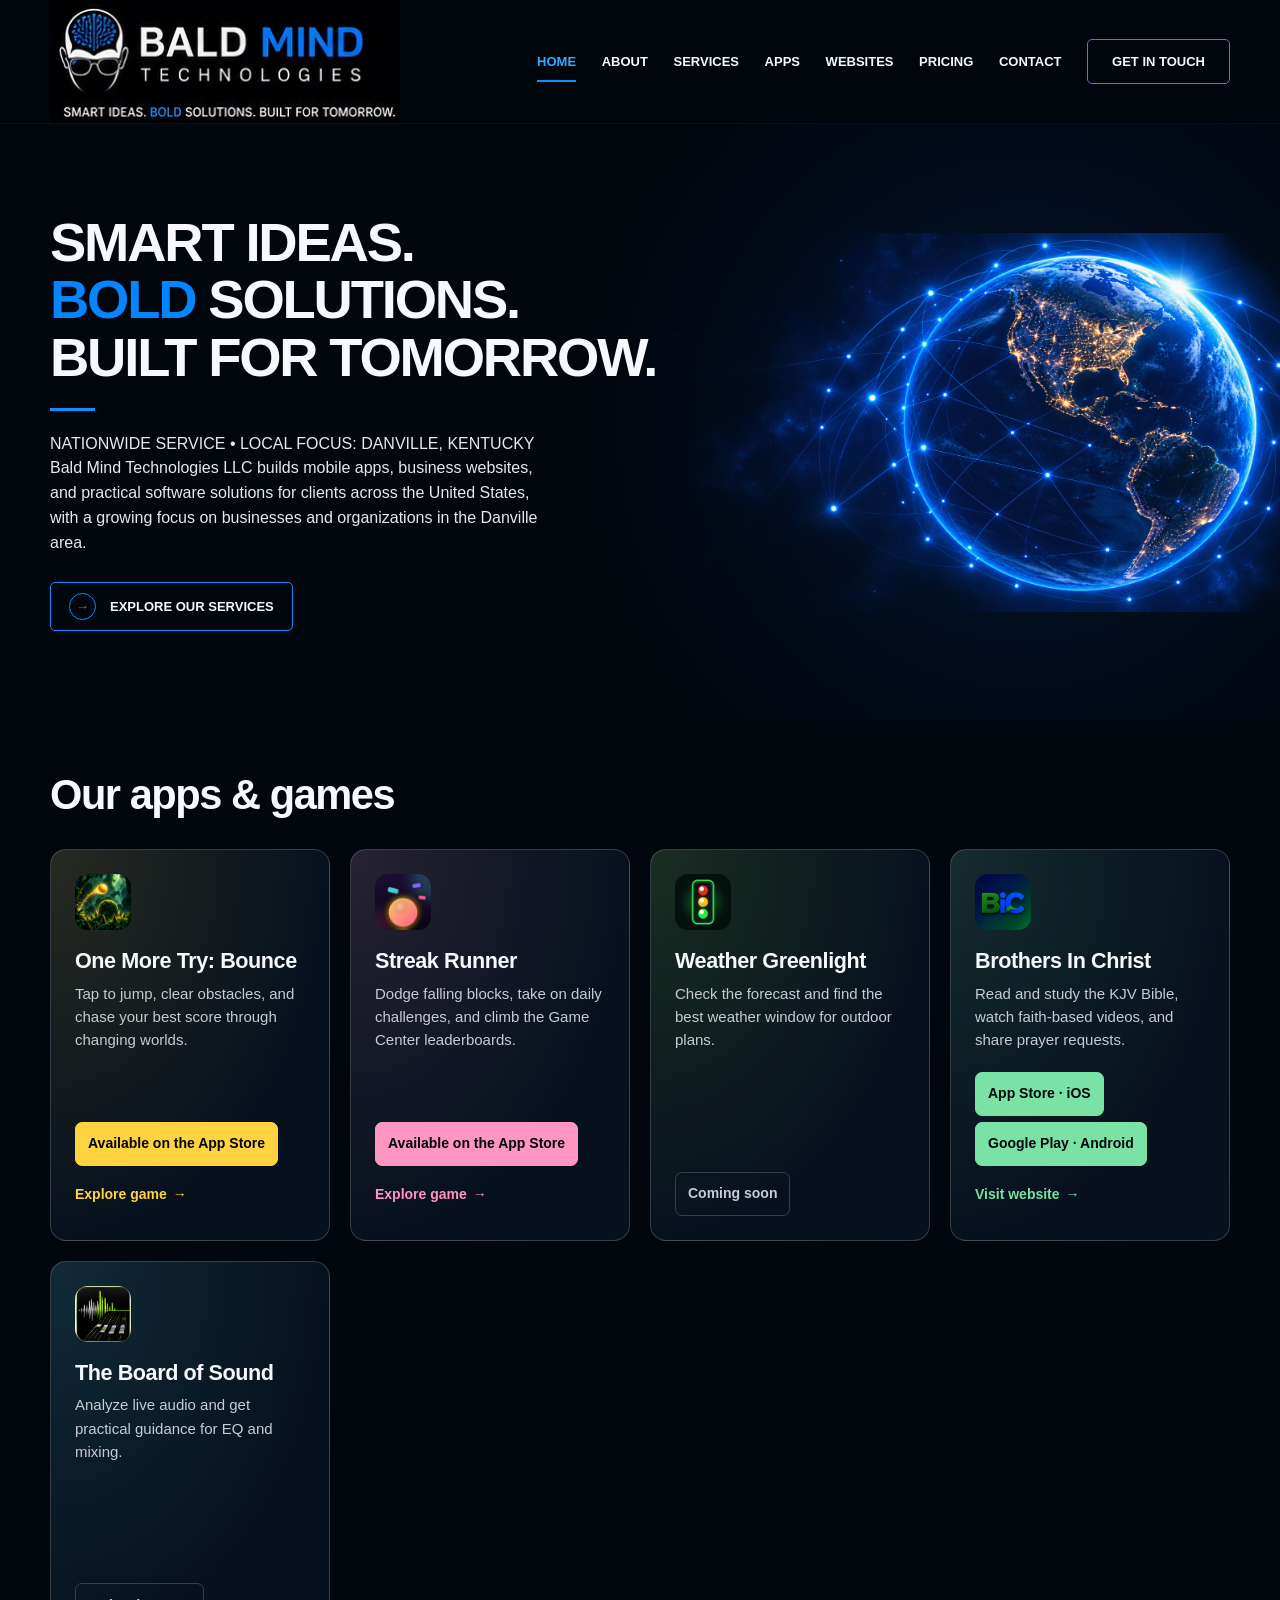
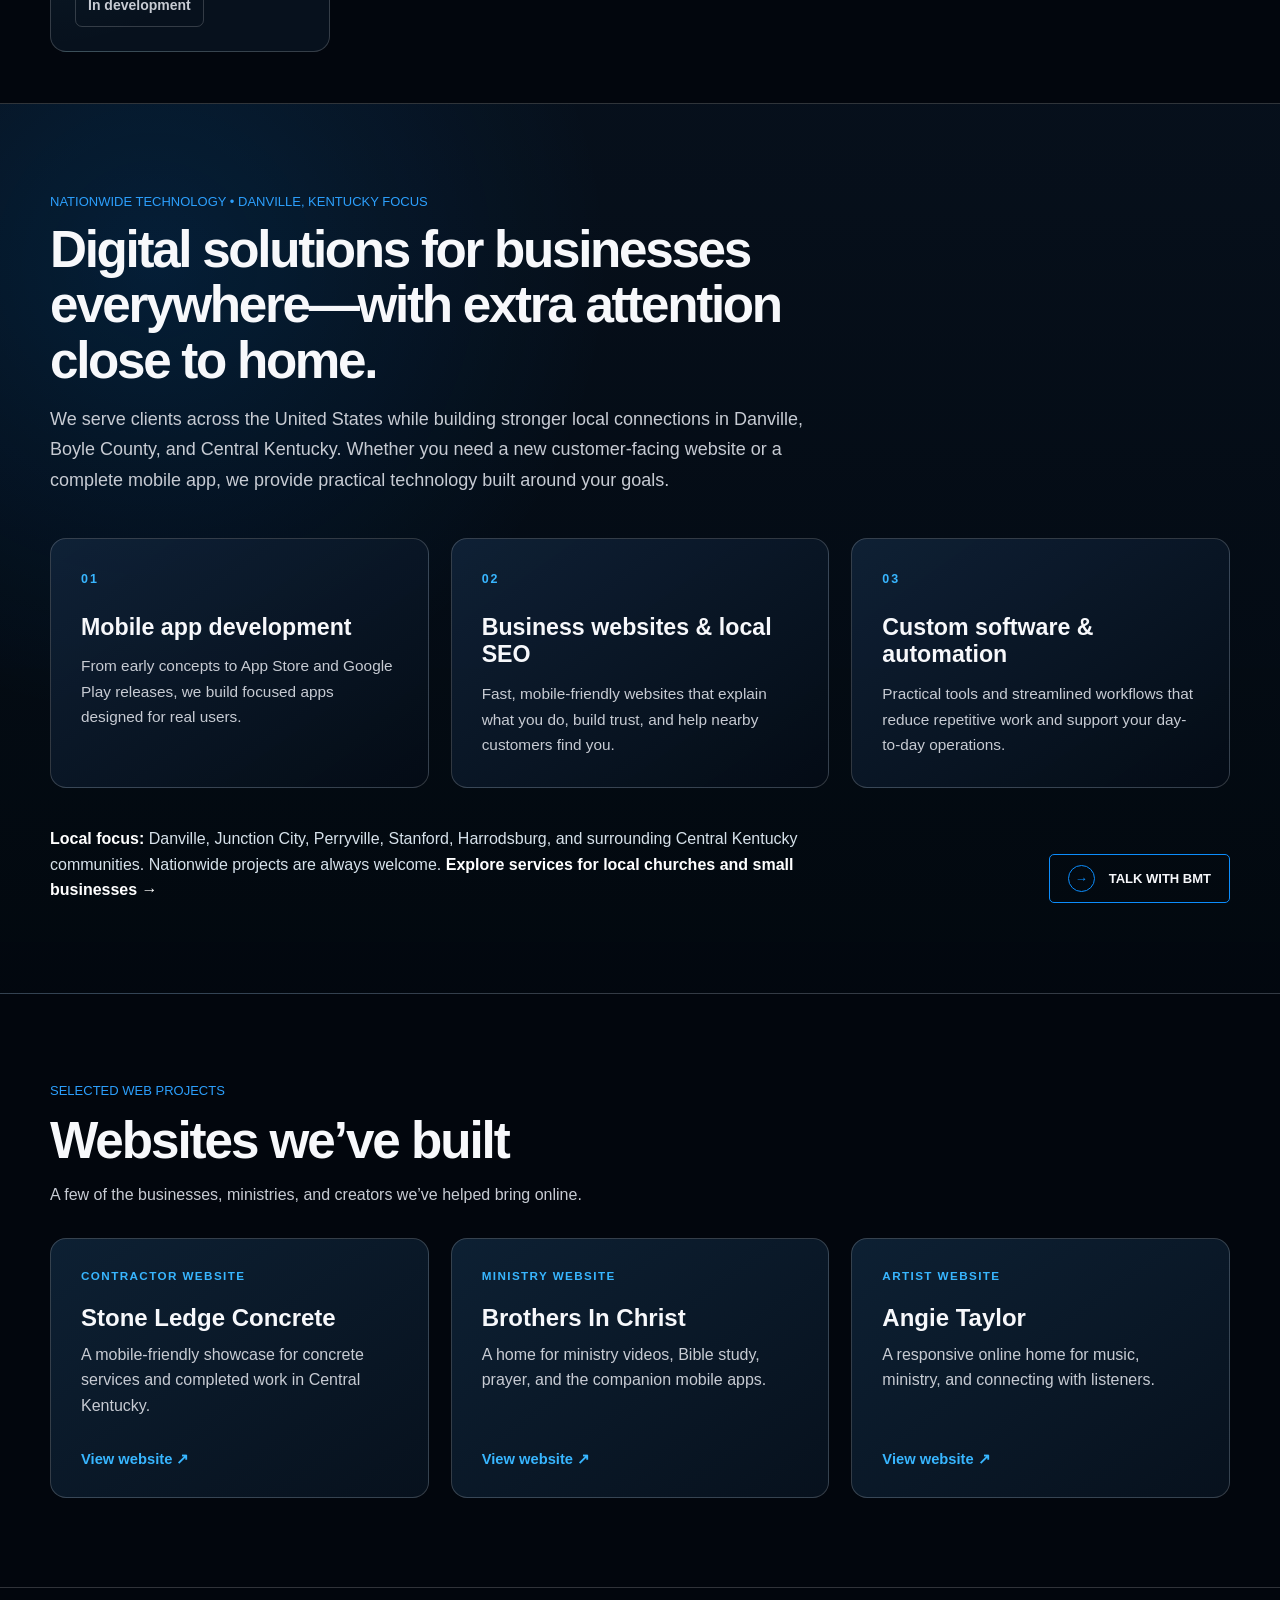
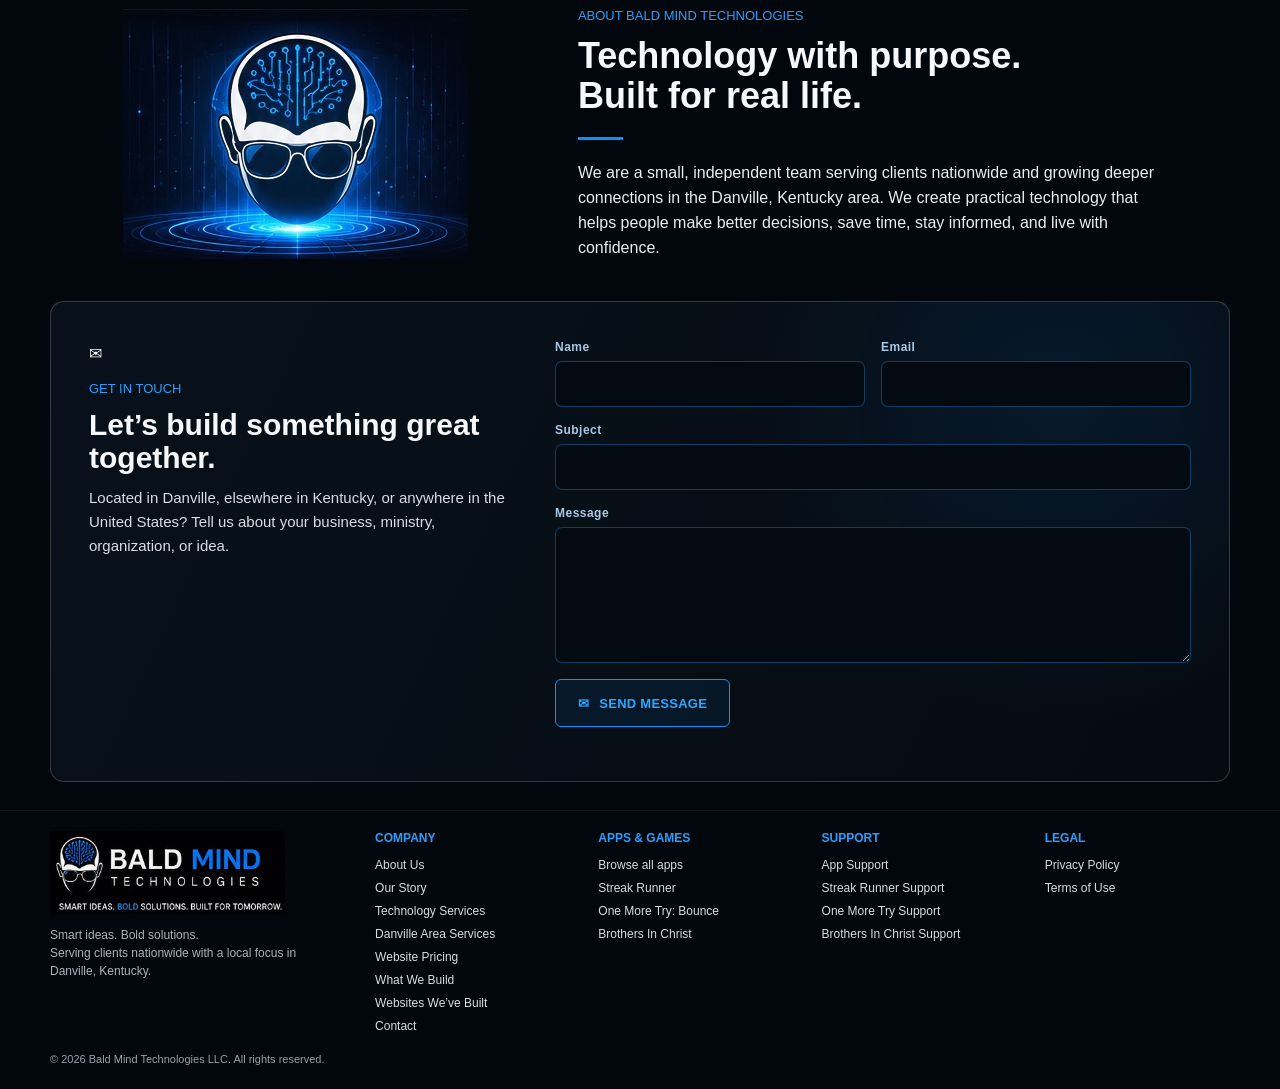
<file: index.html>
<!doctype html>
<html lang="en">
<head>
  <meta charset="utf-8">
  <meta name="viewport" content="width=device-width, initial-scale=1">
  <meta name="theme-color" content="#02060d">
  <meta name="description" content="Bald Mind Technologies builds mobile apps, business websites, and custom software nationwide, with a local focus on Danville and Central Kentucky.">
  <meta name="robots" content="index,follow,max-image-preview:large,max-snippet:-1,max-video-preview:-1">
  <meta name="author" content="Bald Mind Technologies LLC">
  <link rel="canonical" href="https://baldmindtechnologies.com/">
  <link rel="alternate" hreflang="en-US" href="https://baldmindtechnologies.com/">

  <meta property="og:type" content="website">
  <meta property="og:site_name" content="Bald Mind Technologies">
  <meta property="og:title" content="App &amp; Website Development | Danville, KY &amp; Nationwide | BMT">
  <meta property="og:description" content="Mobile apps, business websites, and practical software solutions for clients nationwide, with a growing focus on Danville and Central Kentucky.">
  <meta property="og:url" content="https://baldmindtechnologies.com/">
  <meta property="og:image" content="https://baldmindtechnologies.com/Assets/bmt-logo.png">
  <meta property="og:image:alt" content="Bald Mind Technologies logo">
  <meta name="twitter:card" content="summary_large_image">
  <meta name="twitter:title" content="App &amp; Website Development | Danville, KY &amp; Nationwide | BMT">
  <meta name="twitter:description" content="Mobile apps, business websites, and practical software solutions nationwide, with a local focus on Danville and Central Kentucky.">
  <meta name="twitter:image" content="https://baldmindtechnologies.com/Assets/bmt-logo.png">

  <title>App &amp; Website Development | Danville, KY &amp; Nationwide | BMT</title>
  <link rel="stylesheet" href="styles.css?v=20261121-websites-bic">

  <script type="application/ld+json">
  {
    "@context": "https://schema.org",
    "@graph": [
      {
        "@type": "Organization",
        "@id": "https://baldmindtechnologies.com/#organization",
        "name": "Bald Mind Technologies LLC",
        "alternateName": "Bald Mind Technologies",
        "url": "https://baldmindtechnologies.com/",
        "logo": "https://baldmindtechnologies.com/Assets/bmt-logo.png",
        "description": "A nationwide technology company building mobile apps, business websites, and custom software, with a local focus on Danville and Central Kentucky.",
        "areaServed": [
          {"@type": "Country", "name": "United States"},
          {"@type": "City", "name": "Danville, Kentucky"},
          {"@type": "AdministrativeArea", "name": "Boyle County, Kentucky"},
          {"@type": "AdministrativeArea", "name": "Central Kentucky"}
        ],
        "knowsAbout": ["Mobile app development", "Business website development", "Local search engine optimization", "Custom software development", "Business process automation"],
        "hasOfferCatalog": {
          "@type": "OfferCatalog",
          "name": "Technology Services",
          "itemListElement": [
            {"@type": "Offer", "itemOffered": {"@type": "Service", "name": "Mobile App Development"}},
            {"@type": "Offer", "itemOffered": {"@type": "Service", "name": "Business Website Development and SEO"}},
            {"@type": "Offer", "itemOffered": {"@type": "Service", "name": "Custom Software and Automation"}}
          ]
        }
      },
      {
        "@type": "WebSite",
        "@id": "https://baldmindtechnologies.com/#website",
        "url": "https://baldmindtechnologies.com/",
        "name": "Bald Mind Technologies",
        "publisher": {
          "@id": "https://baldmindtechnologies.com/#organization"
        },
        "inLanguage": "en-US"
      },
      {
        "@type": "SoftwareApplication",
        "@id": "https://baldmindtechnologies.com/#weather-greenlight",
        "name": "Weather Greenlight",
        "applicationCategory": "WeatherApplication",
        "operatingSystem": "iOS",
        "description": "A smarter way to turn weather information into confident everyday decisions.",
        "url": "https://baldmindtechnologies.com/#weather-greenlight",
        "publisher": {
          "@id": "https://baldmindtechnologies.com/#organization"
        }
      },
      {
        "@type": "SoftwareApplication",
        "@id": "https://baldmindtechnologies.com/#brothers-in-christ",
        "name": "Brothers In Christ",
        "applicationCategory": "ReferenceApplication",
        "operatingSystem": "iOS, Android",
        "url": "https://bicreal.com/",
        "downloadUrl": ["https://apps.apple.com/us/app/brothers-in-christ/id6834213165", "https://play.google.com/store/apps/details?id=com.baldmindtechnologies.brothersinchrist"],
        "publisher": {"@id": "https://baldmindtechnologies.com/#organization"}
      },
      {
        "@type": "VideoGame",
        "@id": "https://baldmindtechnologies.com/one-more-try.html#game",
        "name": "One More Try: Bounce",
        "applicationCategory": "GameApplication",
        "operatingSystem": "iOS",
        "description": "A fast one-tap arcade game with changing worlds and unlockable rewards.",
        "url": "https://baldmindtechnologies.com/one-more-try.html",
        "downloadUrl": "https://apps.apple.com/us/app/one-more-try-bounce/id6815006684",
        "publisher": {
          "@id": "https://baldmindtechnologies.com/#organization"
        }
      },
      {
        "@type": "VideoGame",
        "@id": "https://baldmindtechnologies.com/streak-runner.html#game",
        "name": "Streak Runner",
        "applicationCategory": "GameApplication",
        "operatingSystem": "iOS",
        "description": "An arcade game with falling obstacles, four difficulty modes, and daily challenges.",
        "url": "https://baldmindtechnologies.com/streak-runner.html",
        "downloadUrl": "https://apps.apple.com/us/app/streak-runner/id6812554713",
        "publisher": {
          "@id": "https://baldmindtechnologies.com/#organization"
        }
      }
    ]
  }
  </script>
</head>
<body>

<header class="site-header">
  <div class="shell header-inner">
    <a class="logo-link" href="#home" aria-label="Bald Mind Technologies home">
      <img src="Assets/bmt-logo.png" alt="Bald Mind Technologies">
    </a>

    <button class="menu-toggle" type="button" aria-label="Toggle navigation" aria-expanded="false" aria-controls="primary-nav">
      <span></span><span></span><span></span>
    </button>

    <nav class="main-nav" id="primary-nav" aria-label="Primary navigation">
      <a class="active" href="#home">HOME</a>
      <a href="#about">ABOUT</a>
      <a href="#services">SERVICES</a>
      <a href="#products">APPS</a>
      <a href="#websites">WEBSITES</a>
      <a href="pricing.html">PRICING</a>
      <a href="#contact">CONTACT</a>
      <a class="nav-button" href="#contact">GET IN TOUCH</a>
    </nav>
  </div>
</header>

<main>

<section class="hero" id="home">
  <div class="shell hero-inner">
    <div class="hero-copy">
      <h1>
        <span class="hero-line">SMART IDEAS.</span>
        <span class="hero-line"><em>BOLD</em> SOLUTIONS.</span>
        <span class="hero-line">BUILT FOR TOMORROW.</span>
      </h1>

      <div class="blue-rule"></div>

      <p class="hero-area">NATIONWIDE SERVICE <span aria-hidden="true">•</span> LOCAL FOCUS: DANVILLE, KENTUCKY</p>

      <p>
        Bald Mind Technologies LLC builds mobile apps, business websites, and
        practical software solutions for clients across the United States, with
        a growing focus on businesses and organizations in the Danville area.
      </p>

      <a class="outline-button" href="#services">
        <span class="circle-arrow">→</span>
        EXPLORE OUR SERVICES
      </a>
    </div>
    <div class="hero-globe" aria-hidden="true">
      <img src="Assets/world-globe.png" width="1672" height="941" alt="">
    </div>
  </div>
</section>

<section class="products" id="products" aria-labelledby="apps-title">
  <div class="shell">
    <h2 id="apps-title">Our apps &amp; games</h2>

    <div class="app-grid">
      <article class="app-card app-card--bounce" id="one-more-try">
        <div class="app-mark" aria-hidden="true">
          <img src="Assets/one-more-try-icon.png" width="1024" height="1024" alt="">
        </div>
        <h3>One More Try: Bounce</h3>
        <p>Tap to jump, clear obstacles, and chase your best score through changing worlds.</p>
        <div class="app-actions">
          <a class="app-store-link" href="https://apps.apple.com/us/app/one-more-try-bounce/id6815006684" aria-label="One More Try: Bounce, available on the App Store">Available on the App Store</a>
          <a class="app-detail" href="one-more-try.html" aria-label="Explore One More Try: Bounce">Explore game <span aria-hidden="true">→</span></a>
        </div>
      </article>

      <article class="app-card app-card--streak" id="streak-runner">
        <div class="app-mark" aria-hidden="true">
          <img src="Assets/streak-runner-icon.png" width="1024" height="1024" alt="">
        </div>
        <h3>Streak Runner</h3>
        <p>Dodge falling blocks, take on daily challenges, and climb the Game Center leaderboards.</p>
        <div class="app-actions">
          <a class="app-store-link" href="https://apps.apple.com/us/app/streak-runner/id6812554713" aria-label="Streak Runner, available on the App Store">Available on the App Store</a>
          <a class="app-detail" href="streak-runner.html" aria-label="Explore Streak Runner">Explore game <span aria-hidden="true">→</span></a>
        </div>
      </article>

      <article class="app-card app-card--weather" id="weather-greenlight">
        <div class="app-mark" aria-hidden="true">
          <img src="Assets/weather-greenlight-icon.png" width="1024" height="1024" alt="">
        </div>
        <h3>Weather Greenlight</h3>
        <p>Check the forecast and find the best weather window for outdoor plans.</p>
        <div class="app-actions">
          <span class="app-status">Coming soon</span>
        </div>
      </article>

      <article class="app-card app-card--bic" id="brothers-in-christ">
        <div class="app-mark" aria-hidden="true">
          <img src="Assets/bic-icon.jpg" width="1254" height="1254" alt="">
        </div>
        <h3>Brothers In Christ</h3>
        <p>Read and study the KJV Bible, watch faith-based videos, and share prayer requests.</p>
        <div class="app-actions">
          <a class="app-store-link" href="https://apps.apple.com/us/app/brothers-in-christ/id6834213165" aria-label="Download Brothers In Christ on the App Store">App Store · iOS</a>
          <a class="app-store-link" href="https://play.google.com/store/apps/details?id=com.baldmindtechnologies.brothersinchrist" aria-label="Get Brothers In Christ on Google Play">Google Play · Android</a>
          <a class="app-detail" href="https://bicreal.com/">Visit website <span aria-hidden="true">→</span></a>
        </div>
      </article>

      <article class="app-card app-card--sound" id="the-board-of-sound">
        <div class="app-mark" aria-hidden="true">
          <img src="Assets/board-of-sound-icon.png" width="310" height="310" alt="">
        </div>
        <h3>The Board of Sound</h3>
        <p>Analyze live audio and get practical guidance for EQ and mixing.</p>
        <div class="app-actions">
          <span class="app-status">In development</span>
        </div>
      </article>

    </div>
  </div>
</section>

<section class="local-services" id="services" aria-labelledby="services-title">
  <div class="shell">
    <div class="local-services-head">
      <p class="blue-kicker">NATIONWIDE TECHNOLOGY <span aria-hidden="true">•</span> DANVILLE, KENTUCKY FOCUS</p>
      <h2 id="services-title">Digital solutions for businesses everywhere—with extra attention close to home.</h2>
      <p>
        We serve clients across the United States while building stronger local
        connections in Danville, Boyle County, and Central Kentucky. Whether you
        need a new customer-facing website or a complete mobile app, we provide
        practical technology built around your goals.
      </p>
    </div>

    <div class="service-grid">
      <article class="service-card">
        <span class="service-number" aria-hidden="true">01</span>
        <h3>Mobile app development</h3>
        <p>From early concepts to App Store and Google Play releases, we build focused apps designed for real users.</p>
      </article>
      <article class="service-card">
        <span class="service-number" aria-hidden="true">02</span>
        <h3>Business websites &amp; local SEO</h3>
        <p>Fast, mobile-friendly websites that explain what you do, build trust, and help nearby customers find you.</p>
      </article>
      <article class="service-card">
        <span class="service-number" aria-hidden="true">03</span>
        <h3>Custom software &amp; automation</h3>
        <p>Practical tools and streamlined workflows that reduce repetitive work and support your day-to-day operations.</p>
      </article>
    </div>

    <div class="local-service-footer">
      <p><strong>Local focus:</strong> Danville, Junction City, Perryville, Stanford, Harrodsburg, and surrounding Central Kentucky communities. Nationwide projects are always welcome. <a href="danville-kentucky-web-app-development.html"><strong>Explore services for local churches and small businesses →</strong></a></p>
      <a class="outline-button" href="#contact"><span class="circle-arrow">→</span> TALK WITH BMT</a>
    </div>
  </div>
</section>
<section class="websites" id="websites" aria-labelledby="websites-title">
  <div class="shell">
    <p class="blue-kicker">SELECTED WEB PROJECTS</p>
    <h2 id="websites-title">Websites we’ve built</h2>
    <p class="websites-intro">A few of the businesses, ministries, and creators we’ve helped bring online.</p>
    <div class="website-grid">
      <article class="website-card">
        <span class="website-category">CONTRACTOR WEBSITE</span>
        <h3>Stone Ledge Concrete</h3>
        <p>A mobile-friendly showcase for concrete services and completed work in Central Kentucky.</p>
        <a href="https://stoneledgeconcrete.com/" target="_blank" rel="noopener noreferrer" aria-label="Visit Stone Ledge Concrete website (opens in a new tab)">View website <span aria-hidden="true">↗</span></a>
      </article>
      <article class="website-card">
        <span class="website-category">MINISTRY WEBSITE</span>
        <h3>Brothers In Christ</h3>
        <p>A home for ministry videos, Bible study, prayer, and the companion mobile apps.</p>
        <a href="https://bicreal.com/" target="_blank" rel="noopener noreferrer" aria-label="Visit Brothers In Christ website (opens in a new tab)">View website <span aria-hidden="true">↗</span></a>
      </article>
      <article class="website-card">
        <span class="website-category">ARTIST WEBSITE</span>
        <h3>Angie Taylor</h3>
        <p>A responsive online home for music, ministry, and connecting with listeners.</p>
        <a href="https://angietaylor.com/" target="_blank" rel="noopener noreferrer" aria-label="Visit Angie Taylor website (opens in a new tab)">View website <span aria-hidden="true">↗</span></a>
      </article>
    </div>
  </div>
</section>
<section class="about" id="about">
  <div class="shell about-grid">

    <div class="about-art">
      <div class="about-light"></div>
      <img src="Assets/bmt-head.png" alt="">
    </div>

    <div class="about-copy">
      <p class="blue-kicker">ABOUT BALD MIND TECHNOLOGIES</p>

      <h2>
        Technology with purpose.<br>
        Built for real life.
      </h2>

      <div class="blue-rule"></div>

      <p>
        We are a small, independent team serving clients nationwide and growing
        deeper connections in the Danville, Kentucky area. We create practical
        technology that helps people make better decisions, save time, stay
        informed, and live with confidence.
      </p>
    </div>

  </div>
</section>

<section class="contact" id="contact">
  <div class="shell">
    <div class="contact-panel">
      <div class="contact-intro">
        <div class="mail-icon" aria-hidden="true">✉</div>
        <p class="blue-kicker">GET IN TOUCH</p>
        <h2>Let’s build something great together.</h2>
        <p>
          Located in Danville, elsewhere in Kentucky, or anywhere in the United
          States? Tell us about your business, ministry, organization, or idea.
        </p>
      </div>

      <form
        class="contact-form"
        action="https://formspree.io/f/mdenjpbr"
        method="POST"
      >
        <input type="hidden" name="_subject" value="New Bald Mind Technologies website inquiry">
        <input type="text" name="_gotcha" class="honeypot" tabindex="-1" autocomplete="off">

        <div class="form-row">
          <div class="form-field">
            <label for="name">Name</label>
            <input id="name" name="name" type="text" autocomplete="name" required>
          </div>

          <div class="form-field">
            <label for="email">Email</label>
            <input id="email" name="email" type="email" autocomplete="email" required>
          </div>
        </div>

        <div class="form-field">
          <label for="subject">Subject</label>
          <input id="subject" name="subject" type="text" required>
        </div>

        <div class="form-field">
          <label for="message">Message</label>
          <textarea id="message" name="message" rows="6" required></textarea>
        </div>

        <button class="contact-submit" type="submit">
          <span>✉</span>
          <span class="submit-label">SEND MESSAGE</span>
        </button>

        <p class="form-status" role="status" aria-live="polite"></p>
      </form>
    </div>
  </div>
</section>

</main>

<footer class="site-footer">
  <div class="shell footer-grid">

    <div class="footer-brand">
      <img src="Assets/bmt-logo.png" alt="Bald Mind Technologies">
      <p>Smart ideas. Bold solutions.<br>Serving clients nationwide with a local focus in Danville, Kentucky.</p>
    </div>

    <div class="footer-column">
      <h3>COMPANY</h3>
      <a href="#about">About Us</a>
      <a href="#about">Our Story</a>
      <a href="#services">Technology Services</a>
      <a href="danville-kentucky-web-app-development.html">Danville Area Services</a>
      <a href="pricing.html">Website Pricing</a>
      <a href="#products">What We Build</a>
      <a href="#websites">Websites We’ve Built</a>
      <a href="#contact">Contact</a>
    </div>

    <div class="footer-column">
      <h3>APPS &amp; GAMES</h3>
      <a href="#products">Browse all apps</a>
      <a href="streak-runner.html">Streak Runner</a>
      <a href="one-more-try.html">One More Try: Bounce</a>
      <a href="https://bicreal.com/">Brothers In Christ</a>
    </div>

    <div class="footer-column">
      <h3>SUPPORT</h3>
      <a href="support.html">App Support</a>
      <a href="support.html#streak-runner">Streak Runner Support</a>
      <a href="one-more-try-support.html">One More Try Support</a>
      <a href="brothers-in-christ-support.html">Brothers In Christ Support</a>
    </div>

    <div class="footer-column">
      <h3>LEGAL</h3>
      <a href="privacy.html">Privacy Policy</a>
      <a href="terms.html">Terms of Use</a>
    </div>

  </div>

  <div class="shell footer-bottom">
    © 2026 Bald Mind Technologies LLC. All rights reserved.
  </div>
</footer>

<script src="script.js"></script>
</body>
</html>
</file>
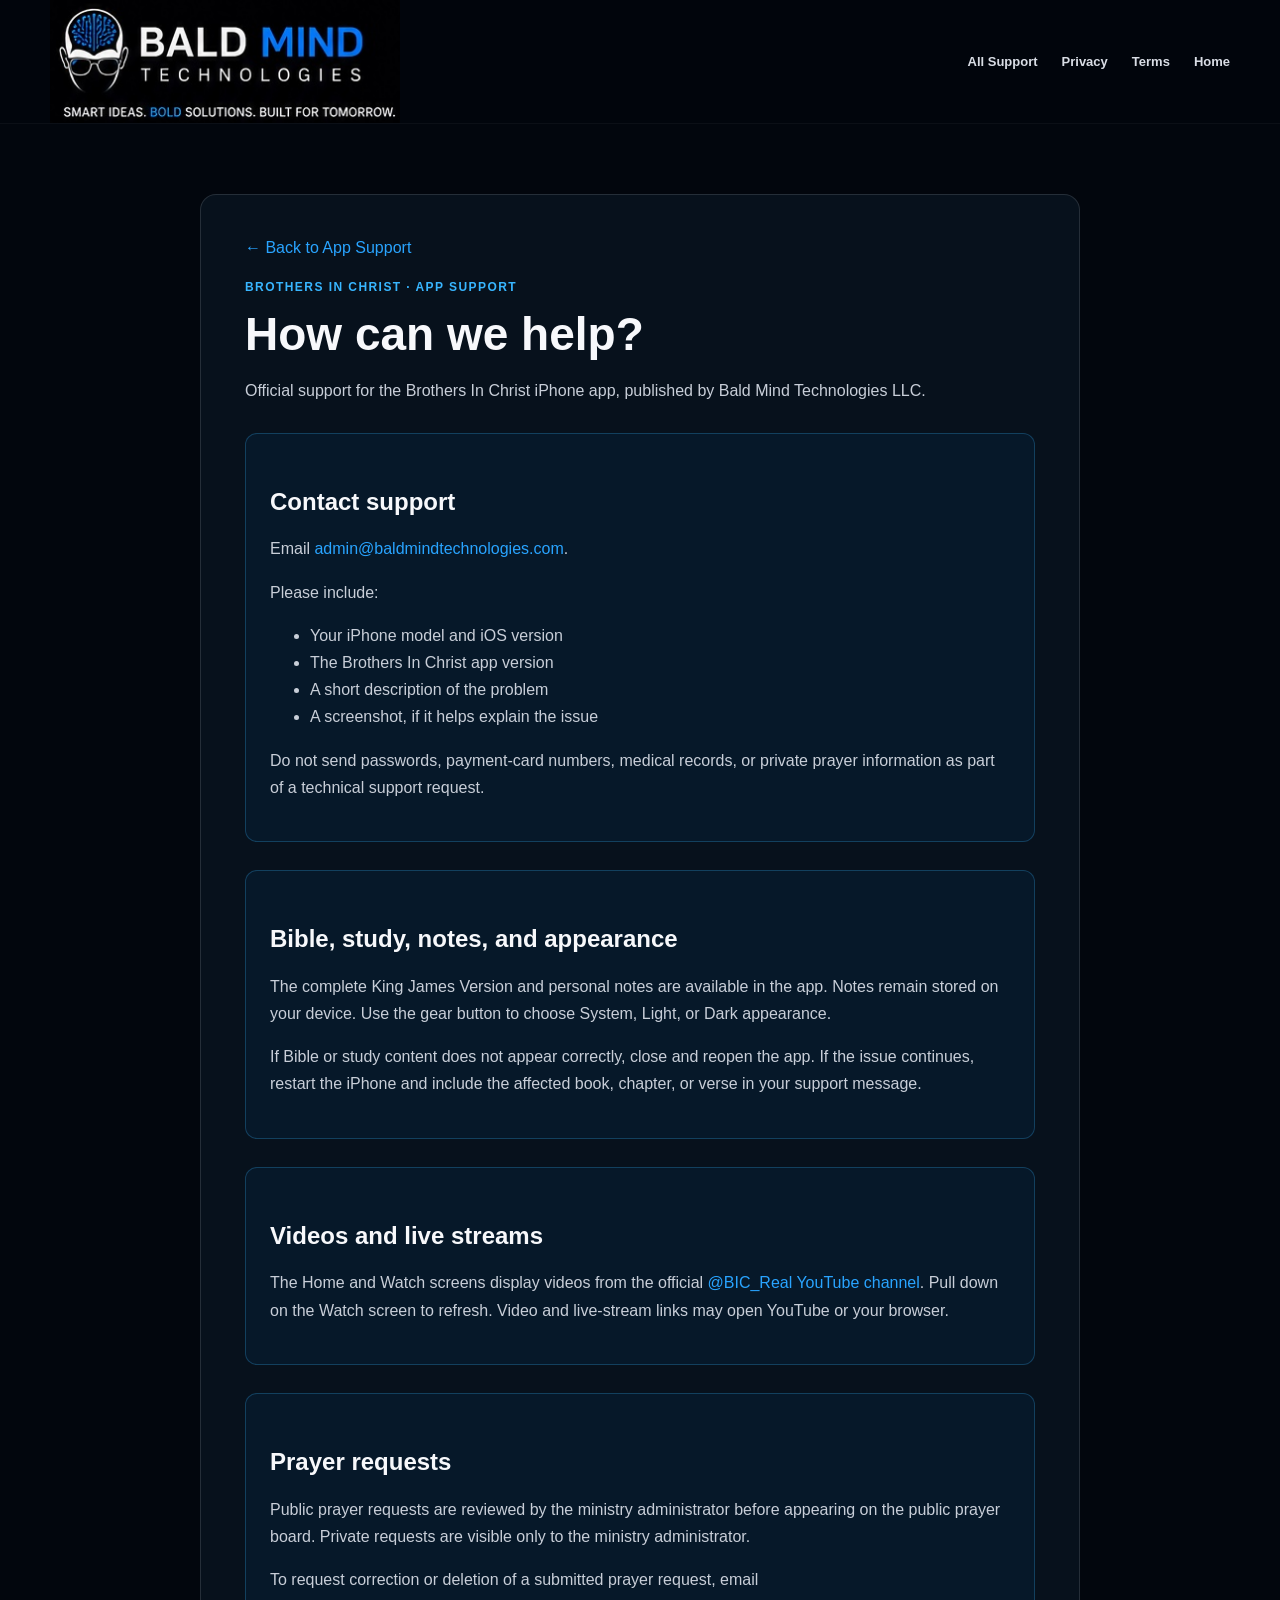
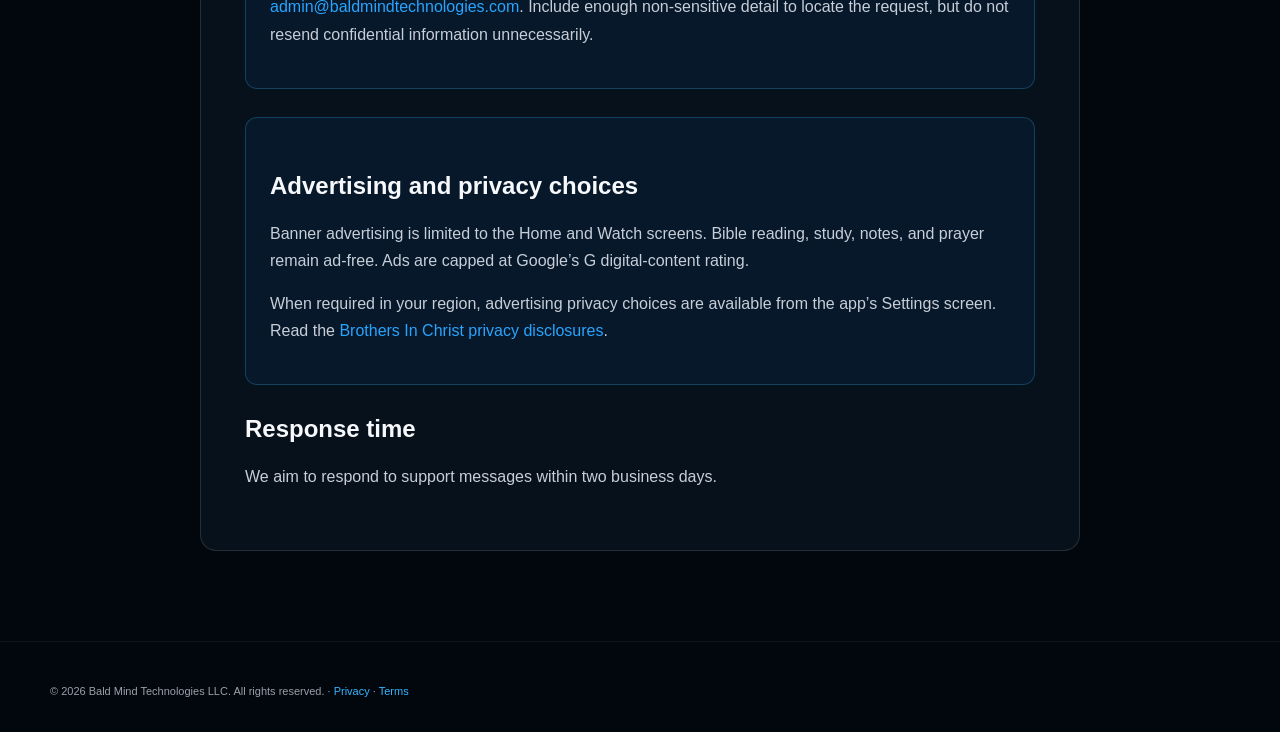
<file: brothers-in-christ-support.html>
<!doctype html>
<html lang="en">
<head>
  <meta charset="utf-8">
  <meta name="viewport" content="width=device-width,initial-scale=1">
  <meta name="theme-color" content="#02060d">
  <meta name="description" content="Official support for the Brothers In Christ iPhone app by Bald Mind Technologies LLC.">
  <meta name="robots" content="index,follow">
  <link rel="canonical" href="https://baldmindtechnologies.com/brothers-in-christ-support.html">
  <title>Brothers In Christ App Support | Bald Mind Technologies</title>
  <link rel="stylesheet" href="styles.css">
</head>
<body>
<header class="site-header">
  <div class="shell header-inner legal-header">
    <a class="logo-link" href="index.html"><img src="Assets/bmt-logo.png" alt="Bald Mind Technologies"></a>
    <nav class="legal-nav" aria-label="Support navigation">
      <a href="support.html">All Support</a>
      <a href="privacy.html">Privacy</a>
      <a href="terms.html">Terms</a>
      <a href="index.html">Home</a>
    </nav>
  </div>
</header>
<main class="legal-main">
  <div class="shell">
    <article class="legal-card">
      <a href="support.html">← Back to App Support</a>
      <p class="page-kicker">BROTHERS IN CHRIST · APP SUPPORT</p>
      <h1>How can we help?</h1>
      <p>Official support for the Brothers In Christ iPhone app, published by Bald Mind Technologies LLC.</p>

      <section class="support-product">
        <h2>Contact support</h2>
        <p>Email <a href="mailto:admin@baldmindtechnologies.com?subject=Brothers%20In%20Christ%20App%20Support">admin@baldmindtechnologies.com</a>.</p>
        <p>Please include:</p>
        <ul>
          <li>Your iPhone model and iOS version</li>
          <li>The Brothers In Christ app version</li>
          <li>A short description of the problem</li>
          <li>A screenshot, if it helps explain the issue</li>
        </ul>
        <p>Do not send passwords, payment-card numbers, medical records, or private prayer information as part of a technical support request.</p>
      </section>

      <section class="support-product">
        <h2>Bible, study, notes, and appearance</h2>
        <p>The complete King James Version and personal notes are available in the app. Notes remain stored on your device. Use the gear button to choose System, Light, or Dark appearance.</p>
        <p>If Bible or study content does not appear correctly, close and reopen the app. If the issue continues, restart the iPhone and include the affected book, chapter, or verse in your support message.</p>
      </section>

      <section class="support-product">
        <h2>Videos and live streams</h2>
        <p>The Home and Watch screens display videos from the official <a href="https://www.youtube.com/@BIC_Real">@BIC_Real YouTube channel</a>. Pull down on the Watch screen to refresh. Video and live-stream links may open YouTube or your browser.</p>
      </section>

      <section class="support-product">
        <h2>Prayer requests</h2>
        <p>Public prayer requests are reviewed by the ministry administrator before appearing on the public prayer board. Private requests are visible only to the ministry administrator.</p>
        <p>To request correction or deletion of a submitted prayer request, email <a href="mailto:admin@baldmindtechnologies.com?subject=Brothers%20In%20Christ%20Prayer%20Request">admin@baldmindtechnologies.com</a>. Include enough non-sensitive detail to locate the request, but do not resend confidential information unnecessarily.</p>
      </section>

      <section class="support-product">
        <h2>Advertising and privacy choices</h2>
        <p>Banner advertising is limited to the Home and Watch screens. Bible reading, study, notes, and prayer remain ad-free. Ads are capped at Google’s G digital-content rating.</p>
        <p>When required in your region, advertising privacy choices are available from the app’s Settings screen. Read the <a href="privacy.html#brothers-in-christ">Brothers In Christ privacy disclosures</a>.</p>
      </section>

      <h2>Response time</h2>
      <p>We aim to respond to support messages within two business days.</p>
    </article>
  </div>
</main>
<footer class="site-footer compact-footer">
  <div class="shell footer-bottom">© 2026 Bald Mind Technologies LLC. All rights reserved. · <a href="privacy.html">Privacy</a> · <a href="terms.html">Terms</a></div>
</footer>
</body>
</html>
</file>
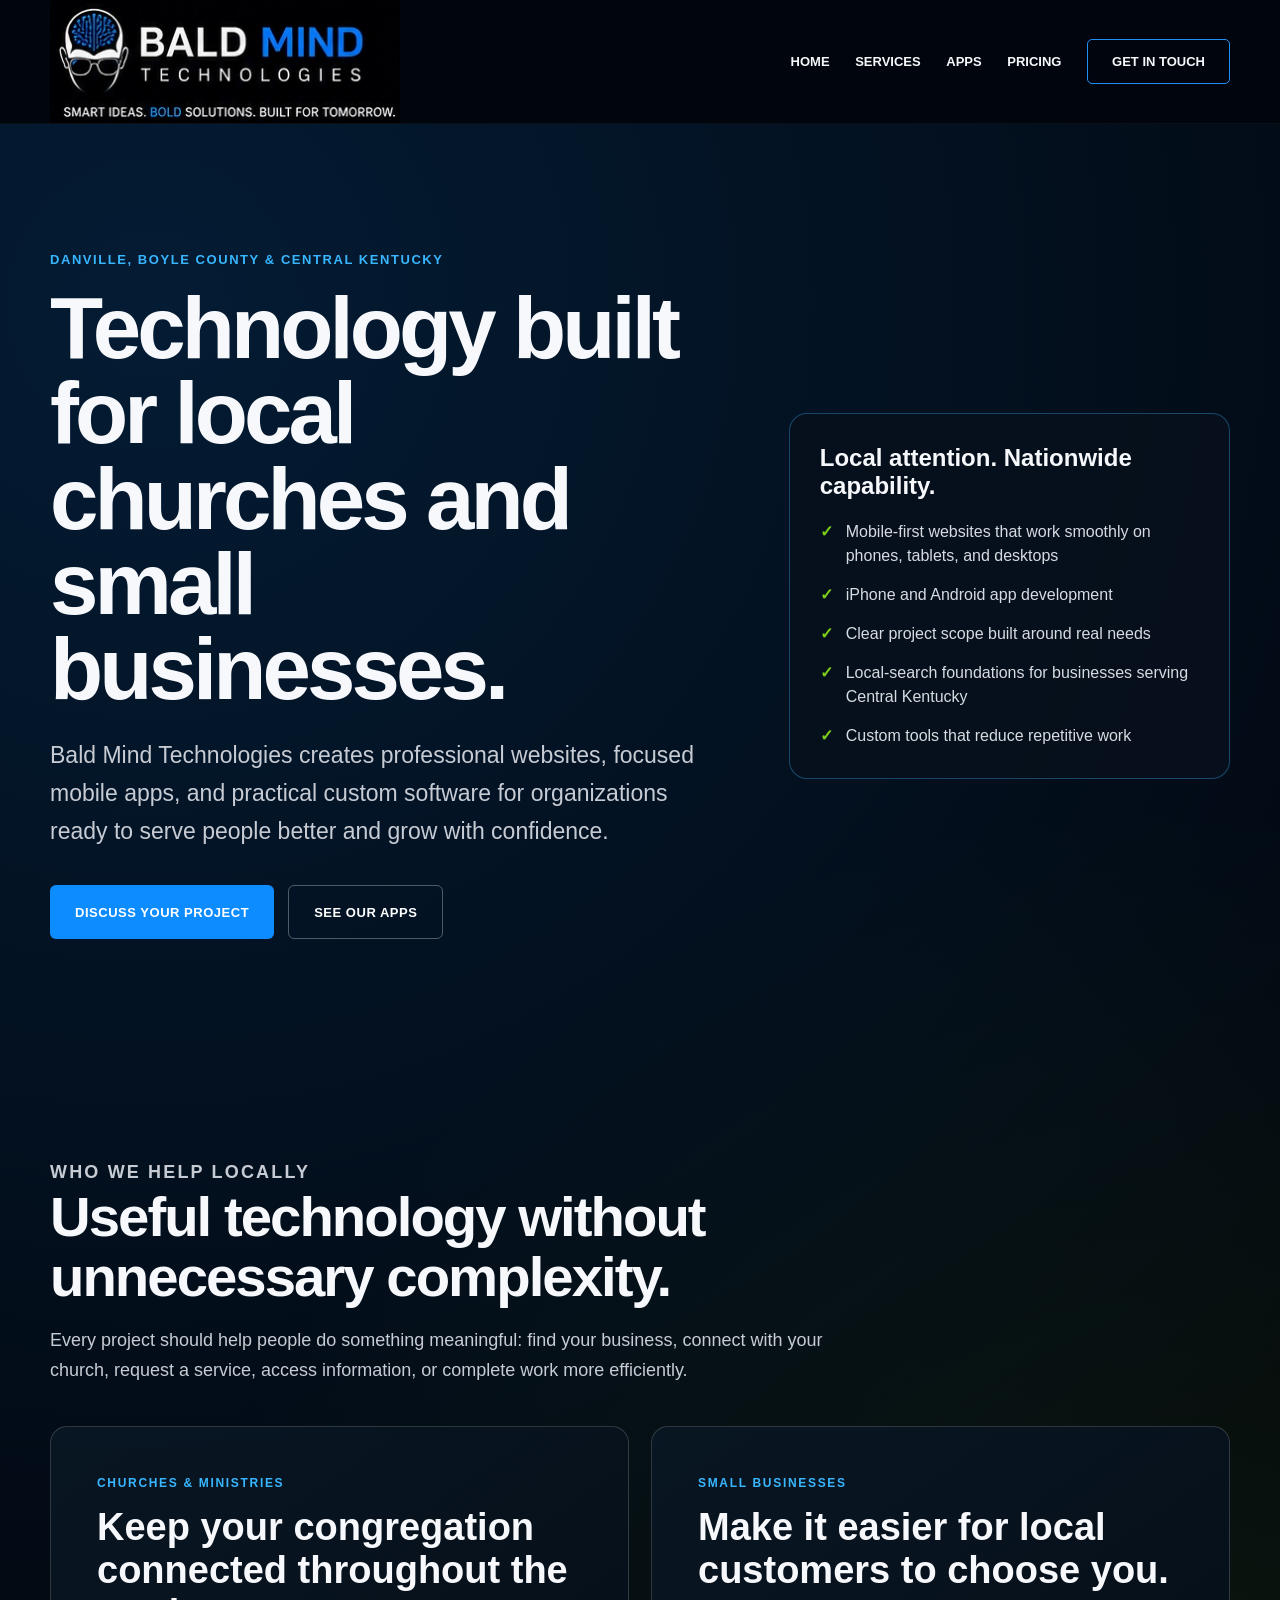
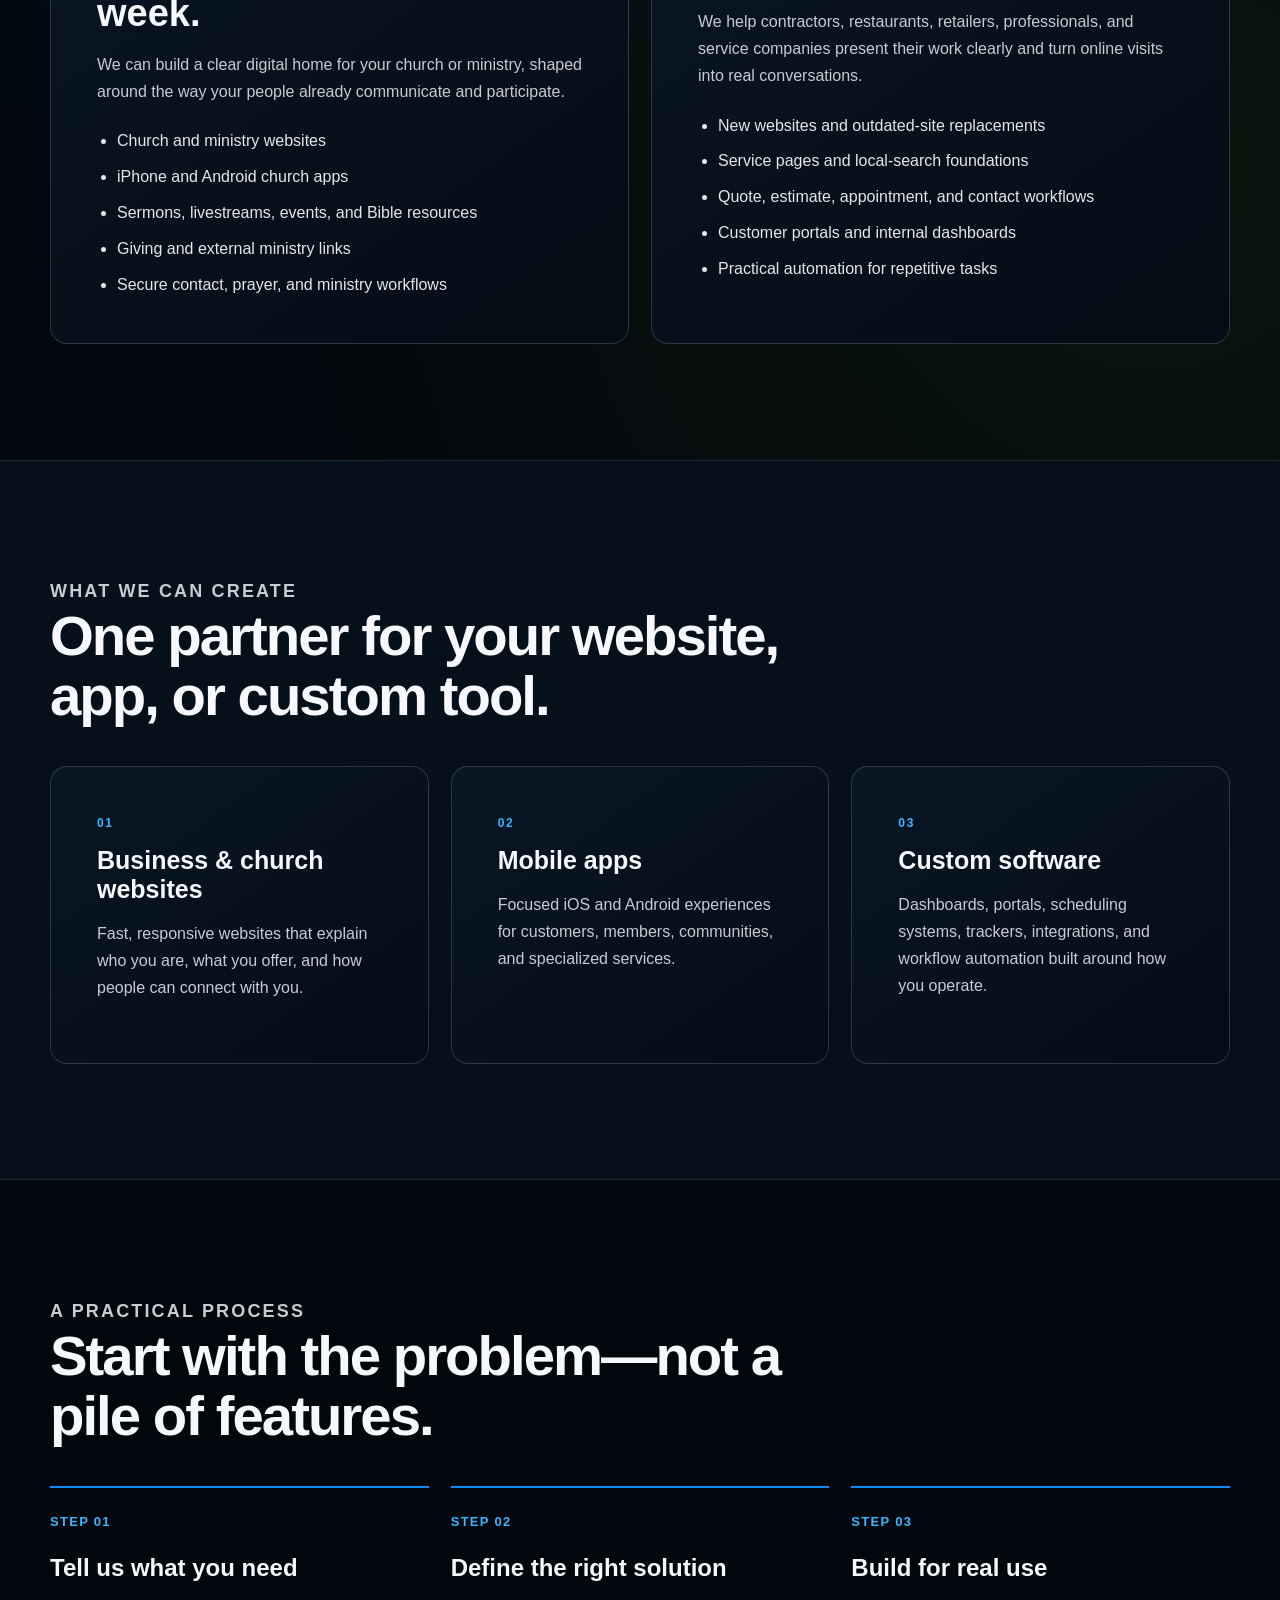
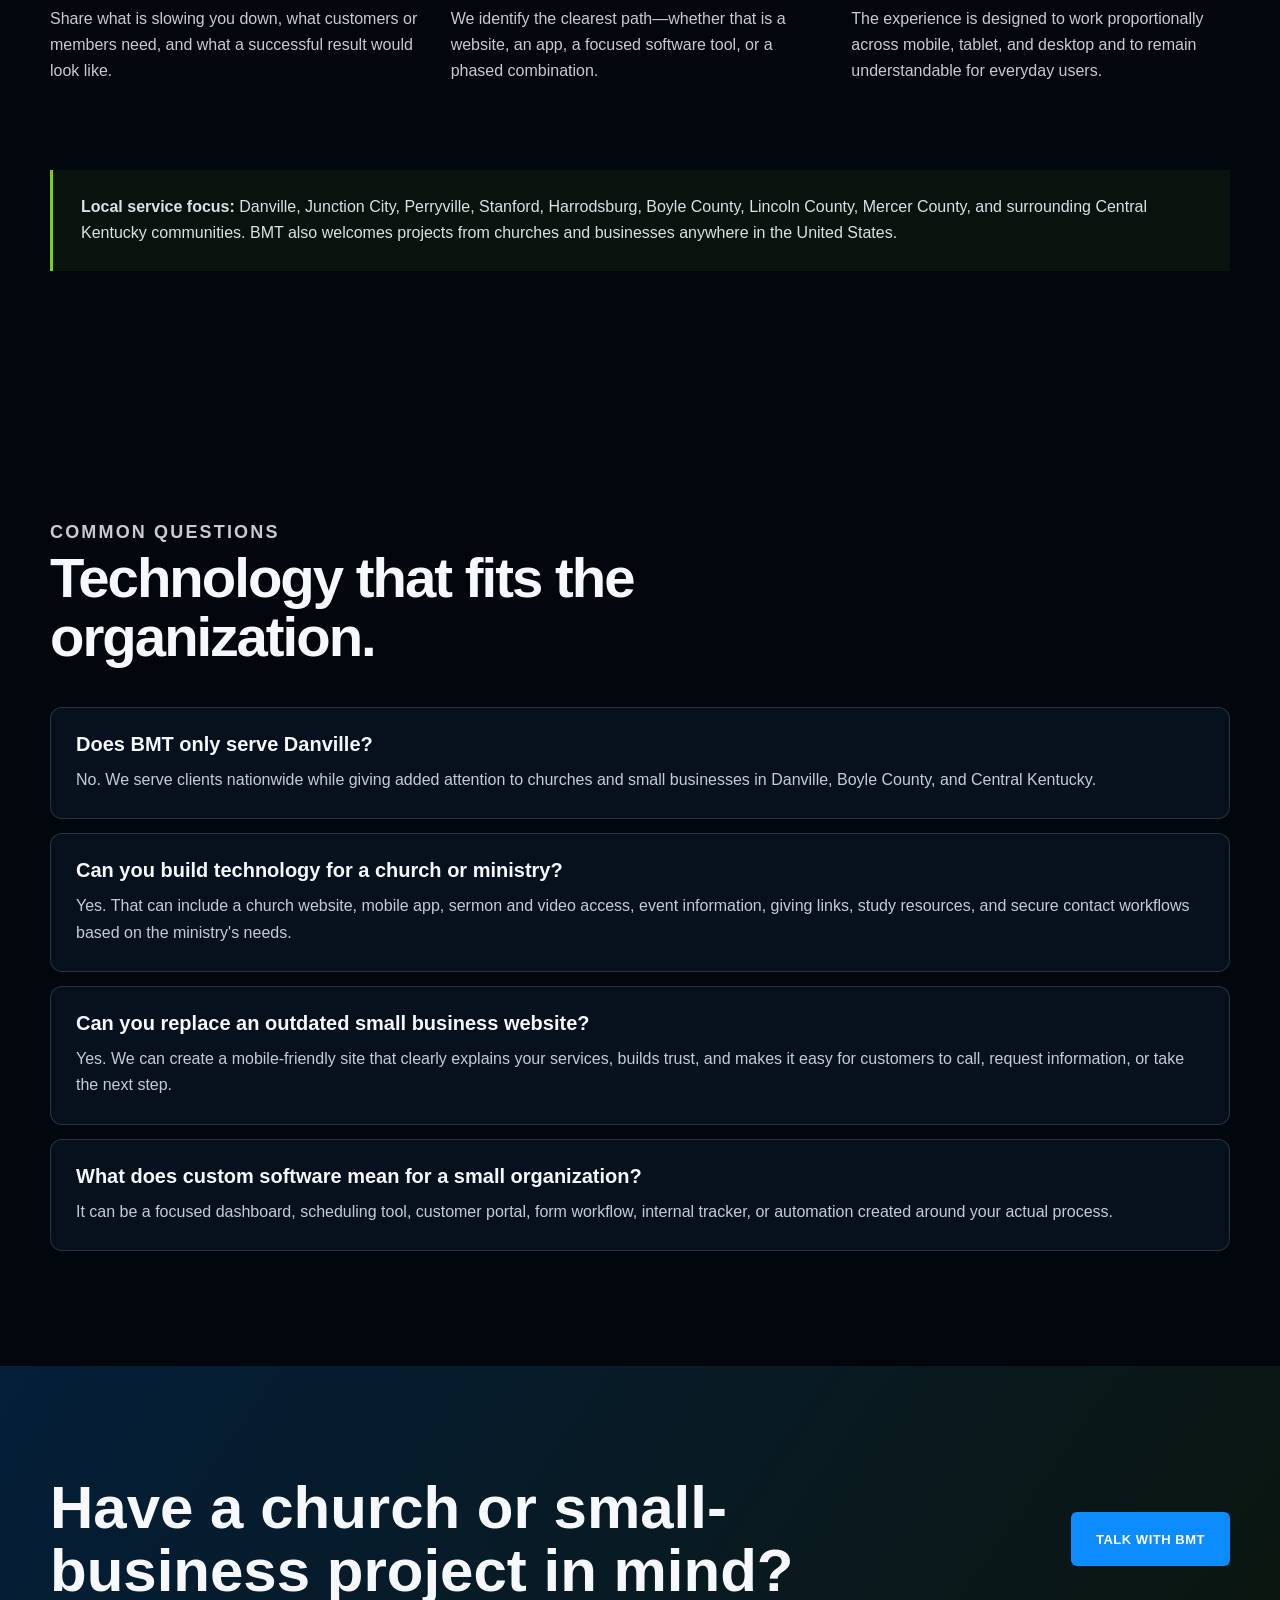
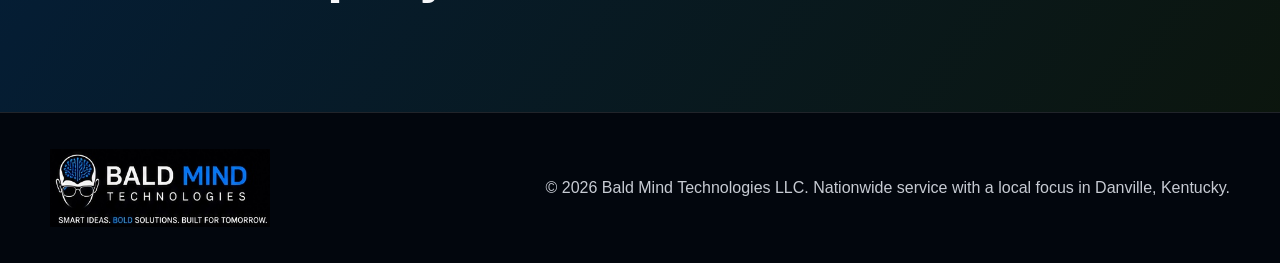
<file: danville-kentucky-web-app-development.html>
<!doctype html>
<html lang="en">
<head>
  <meta charset="utf-8">
  <meta name="viewport" content="width=device-width, initial-scale=1">
  <meta name="theme-color" content="#02060d">
  <meta name="description" content="Websites, mobile apps, and custom software for churches and small businesses in Danville, Boyle County, and Central Kentucky—from Bald Mind Technologies.">
  <meta name="robots" content="index,follow,max-image-preview:large,max-snippet:-1">
  <meta name="author" content="Bald Mind Technologies LLC">
  <link rel="canonical" href="https://baldmindtechnologies.com/danville-kentucky-web-app-development.html">
  <title>Danville KY Church & Small Business Websites, Apps & Software | BMT</title>

  <meta property="og:type" content="website">
  <meta property="og:site_name" content="Bald Mind Technologies">
  <meta property="og:title" content="Technology for Danville Churches & Small Businesses | BMT">
  <meta property="og:description" content="Practical websites, apps, and custom software for churches and small businesses across Danville, Boyle County, and Central Kentucky.">
  <meta property="og:url" content="https://baldmindtechnologies.com/danville-kentucky-web-app-development.html">
  <meta property="og:image" content="https://baldmindtechnologies.com/Assets/bmt-logo.png">
  <meta property="og:image:alt" content="Bald Mind Technologies logo">
  <meta name="twitter:card" content="summary_large_image">

  <link rel="stylesheet" href="styles.css?v=20261117-menu-fix">
  <style>
    .local-page{background:
      radial-gradient(circle at 12% 6%,rgba(13,140,255,.16),transparent 32%),
      radial-gradient(circle at 90% 35%,rgba(124,207,25,.08),transparent 28%),
      #02060d}
    .local-hero{padding:clamp(82px,10vw,142px) 0 clamp(68px,8vw,112px)}
    .local-hero-grid{display:grid;grid-template-columns:minmax(0,1.2fr) minmax(300px,.8fr);gap:clamp(34px,6vw,84px);align-items:center}
    .eyebrow{margin:0 0 18px;color:#38b6ff;font-size:13px;font-weight:800;letter-spacing:.12em;text-transform:uppercase}
    .local-hero h1{max-width:900px;margin:0;font-size:clamp(43px,6.8vw,88px);line-height:.98;letter-spacing:-.045em}
    .local-hero .lead{max-width:760px;margin:26px 0 0;color:#c7cbd3;font-size:clamp(18px,2vw,23px);line-height:1.65}
    .hero-actions{display:flex;flex-wrap:wrap;gap:14px;margin-top:34px}
    .primary-cta,.secondary-cta{display:inline-flex;align-items:center;justify-content:center;min-height:54px;padding:0 25px;border-radius:6px;font-size:13px;font-weight:800;letter-spacing:.04em}
    .primary-cta{background:#0d8cff;color:#fff}.secondary-cta{border:1px solid rgba(255,255,255,.3);color:#fff}
    .local-proof{padding:30px;border:1px solid rgba(56,182,255,.34);background:rgba(7,17,29,.86);border-radius:18px}
    .local-proof h2{margin:0 0 20px;font-size:24px}
    .local-proof ul{display:grid;gap:15px;margin:0;padding:0;list-style:none;color:#d7dbe2}
    .local-proof li{position:relative;padding-left:26px;line-height:1.5}.local-proof li:before{content:"✓";position:absolute;left:0;color:#7ccf19;font-weight:900}
    .audience,.work-types,.local-process,.local-faq{padding:clamp(72px,9vw,120px) 0}
    .section-heading{max-width:780px;margin-bottom:40px}.section-heading h2{margin:0 0 18px;font-size:clamp(34px,4.4vw,58px);line-height:1.06;letter-spacing:-.035em}.section-heading p{margin:0;color:#c7cbd3;font-size:18px;line-height:1.7}
    .audience-grid,.work-grid{display:grid;grid-template-columns:repeat(2,minmax(0,1fr));gap:22px}
    .audience-card,.work-card{border:1px solid rgba(255,255,255,.16);background:linear-gradient(145deg,rgba(9,23,36,.96),rgba(5,13,23,.96));border-radius:17px;padding:clamp(27px,4vw,46px)}
    .audience-card .card-label,.work-card .card-label{color:#38b6ff;font-size:12px;font-weight:900;letter-spacing:.14em}
    .audience-card h3,.work-card h3{margin:15px 0 14px;font-size:clamp(25px,3vw,38px)}.audience-card p,.work-card p{color:#c7cbd3;line-height:1.7}
    .audience-card ul,.work-card ul{display:grid;gap:11px;margin:24px 0 0;padding-left:20px;color:#e4e7eb;line-height:1.55}
    .work-types{border-block:1px solid rgba(255,255,255,.1);background:#05101b}.work-grid{grid-template-columns:repeat(3,minmax(0,1fr))}.work-card h3{font-size:25px}
    .process-grid{display:grid;grid-template-columns:repeat(3,minmax(0,1fr));gap:22px}.process-step{padding:24px 0;border-top:2px solid #0d8cff}.process-step strong{color:#38b6ff;font-size:13px;letter-spacing:.1em}.process-step h3{font-size:24px}.process-step p{color:#c7cbd3;line-height:1.65}
    .service-area{margin-top:45px;padding:24px 28px;border-left:3px solid #7ccf19;background:rgba(124,207,25,.06);color:#dbe1e7;line-height:1.65}
    .faq-list{display:grid;gap:14px}.faq-item{border:1px solid rgba(255,255,255,.14);border-radius:12px;padding:25px;background:#07111d}.faq-item h3{margin:0 0 11px;font-size:20px}.faq-item p{margin:0;color:#c7cbd3;line-height:1.65}
    .local-cta{padding:clamp(70px,9vw,110px) 0;background:linear-gradient(125deg,rgba(13,140,255,.18),rgba(124,207,25,.08))}.local-cta-inner{display:flex;align-items:center;justify-content:space-between;gap:35px}.local-cta h2{max-width:760px;margin:0;font-size:clamp(34px,5vw,60px);line-height:1.05}
    .simple-footer{padding:36px 0;border-top:1px solid rgba(255,255,255,.12);color:#c7cbd3}.simple-footer .shell{display:flex;align-items:center;justify-content:space-between;gap:24px}.simple-footer img{width:220px}
    @media (max-width:900px){.local-hero-grid,.work-grid{grid-template-columns:1fr}.audience-grid{grid-template-columns:1fr}.process-grid{grid-template-columns:1fr}.local-cta-inner{align-items:flex-start;flex-direction:column}}
    @media (max-width:640px){.local-hero{padding-top:64px}.local-hero h1{font-size:clamp(40px,13vw,58px)}.hero-actions{flex-direction:column}.primary-cta,.secondary-cta{width:100%}.simple-footer .shell{align-items:flex-start;flex-direction:column}.local-proof{padding:24px}}
  </style>

  <script type="application/ld+json">
  {
    "@context":"https://schema.org",
    "@graph":[
      {
        "@type":"Service",
        "@id":"https://baldmindtechnologies.com/danville-kentucky-web-app-development.html#service",
        "name":"Website, App, and Custom Software Development for Danville Churches and Small Businesses",
        "provider":{"@type":"Organization","@id":"https://baldmindtechnologies.com/#organization","name":"Bald Mind Technologies LLC","url":"https://baldmindtechnologies.com/"},
        "areaServed":[
          {"@type":"City","name":"Danville, Kentucky"},
          {"@type":"AdministrativeArea","name":"Boyle County, Kentucky"},
          {"@type":"AdministrativeArea","name":"Central Kentucky"},
          {"@type":"Country","name":"United States"}
        ],
        "serviceType":["Church website development","Small business website development","Mobile app development","Custom software development","Workflow automation"]
      },
      {
        "@type":"FAQPage",
        "@id":"https://baldmindtechnologies.com/danville-kentucky-web-app-development.html#faq",
        "mainEntity":[
          {"@type":"Question","name":"Does Bald Mind Technologies only serve Danville?","acceptedAnswer":{"@type":"Answer","text":"No. Bald Mind Technologies serves clients nationwide while giving added attention to churches and small businesses in Danville, Boyle County, and Central Kentucky."}},
          {"@type":"Question","name":"Can you build technology for a church or ministry?","acceptedAnswer":{"@type":"Answer","text":"Yes. Projects can include church websites, mobile apps, sermon and video access, event information, giving links, study resources, and secure contact workflows based on the ministry's needs."}},
          {"@type":"Question","name":"Can you replace an outdated small business website?","acceptedAnswer":{"@type":"Answer","text":"Yes. Bald Mind Technologies can design a mobile-friendly website that clearly explains the business, builds trust, and makes it easier for customers to call, request information, or take the next step."}},
          {"@type":"Question","name":"What does custom software mean for a small organization?","acceptedAnswer":{"@type":"Answer","text":"Custom software can be a focused dashboard, scheduling tool, customer portal, form workflow, internal tracker, or automation created around the organization's actual process."}}
        ]
      }
    ]
  }
  </script>
</head>
<body class="local-page">
<header class="site-header">
  <div class="shell header-inner">
    <a class="logo-link" href="/" aria-label="Bald Mind Technologies home"><img src="Assets/bmt-logo.png" alt="Bald Mind Technologies"></a>
    <nav class="main-nav" aria-label="Primary navigation">
      <a href="/">HOME</a>
      <a href="/#services">SERVICES</a>
      <a href="/#products">APPS</a>
      <a href="pricing.html">PRICING</a>
      <a class="nav-button" href="/#contact">GET IN TOUCH</a>
    </nav>
    <button class="menu-toggle" aria-label="Open navigation" aria-expanded="false"><span></span><span></span><span></span></button>
  </div>
</header>

<main>
  <section class="local-hero">
    <div class="shell local-hero-grid">
      <div>
        <p class="eyebrow">Danville, Boyle County & Central Kentucky</p>
        <h1>Technology built for local churches and small businesses.</h1>
        <p class="lead">Bald Mind Technologies creates professional websites, focused mobile apps, and practical custom software for organizations ready to serve people better and grow with confidence.</p>
        <div class="hero-actions">
          <a class="primary-cta" href="/#contact">DISCUSS YOUR PROJECT</a>
          <a class="secondary-cta" href="/#products">SEE OUR APPS</a>
        </div>
      </div>
      <aside class="local-proof" aria-label="What BMT provides">
        <h2>Local attention. Nationwide capability.</h2>
        <ul>
          <li>Mobile-first websites that work smoothly on phones, tablets, and desktops</li>
          <li>iPhone and Android app development</li>
          <li>Clear project scope built around real needs</li>
          <li>Local-search foundations for businesses serving Central Kentucky</li>
          <li>Custom tools that reduce repetitive work</li>
        </ul>
      </aside>
    </div>
  </section>

  <section class="audience">
    <div class="shell">
      <div class="section-heading">
        <p class="eyebrow">Who we help locally</p>
        <h2>Useful technology without unnecessary complexity.</h2>
        <p>Every project should help people do something meaningful: find your business, connect with your church, request a service, access information, or complete work more efficiently.</p>
      </div>
      <div class="audience-grid">
        <article class="audience-card">
          <span class="card-label">CHURCHES & MINISTRIES</span>
          <h3>Keep your congregation connected throughout the week.</h3>
          <p>We can build a clear digital home for your church or ministry, shaped around the way your people already communicate and participate.</p>
          <ul>
            <li>Church and ministry websites</li>
            <li>iPhone and Android church apps</li>
            <li>Sermons, livestreams, events, and Bible resources</li>
            <li>Giving and external ministry links</li>
            <li>Secure contact, prayer, and ministry workflows</li>
          </ul>
        </article>
        <article class="audience-card">
          <span class="card-label">SMALL BUSINESSES</span>
          <h3>Make it easier for local customers to choose you.</h3>
          <p>We help contractors, restaurants, retailers, professionals, and service companies present their work clearly and turn online visits into real conversations.</p>
          <ul>
            <li>New websites and outdated-site replacements</li>
            <li>Service pages and local-search foundations</li>
            <li>Quote, estimate, appointment, and contact workflows</li>
            <li>Customer portals and internal dashboards</li>
            <li>Practical automation for repetitive tasks</li>
          </ul>
        </article>
      </div>
    </div>
  </section>

  <section class="work-types">
    <div class="shell">
      <div class="section-heading">
        <p class="eyebrow">What we can create</p>
        <h2>One partner for your website, app, or custom tool.</h2>
      </div>
      <div class="work-grid">
        <article class="work-card"><span class="card-label">01</span><h3>Business & church websites</h3><p>Fast, responsive websites that explain who you are, what you offer, and how people can connect with you.</p></article>
        <article class="work-card"><span class="card-label">02</span><h3>Mobile apps</h3><p>Focused iOS and Android experiences for customers, members, communities, and specialized services.</p></article>
        <article class="work-card"><span class="card-label">03</span><h3>Custom software</h3><p>Dashboards, portals, scheduling systems, trackers, integrations, and workflow automation built around how you operate.</p></article>
      </div>
    </div>
  </section>

  <section class="local-process">
    <div class="shell">
      <div class="section-heading">
        <p class="eyebrow">A practical process</p>
        <h2>Start with the problem—not a pile of features.</h2>
      </div>
      <div class="process-grid">
        <article class="process-step"><strong>STEP 01</strong><h3>Tell us what you need</h3><p>Share what is slowing you down, what customers or members need, and what a successful result would look like.</p></article>
        <article class="process-step"><strong>STEP 02</strong><h3>Define the right solution</h3><p>We identify the clearest path—whether that is a website, an app, a focused software tool, or a phased combination.</p></article>
        <article class="process-step"><strong>STEP 03</strong><h3>Build for real use</h3><p>The experience is designed to work proportionally across mobile, tablet, and desktop and to remain understandable for everyday users.</p></article>
      </div>
      <p class="service-area"><strong>Local service focus:</strong> Danville, Junction City, Perryville, Stanford, Harrodsburg, Boyle County, Lincoln County, Mercer County, and surrounding Central Kentucky communities. BMT also welcomes projects from churches and businesses anywhere in the United States.</p>
    </div>
  </section>

  <section class="local-faq" id="faq">
    <div class="shell">
      <div class="section-heading"><p class="eyebrow">Common questions</p><h2>Technology that fits the organization.</h2></div>
      <div class="faq-list">
        <article class="faq-item"><h3>Does BMT only serve Danville?</h3><p>No. We serve clients nationwide while giving added attention to churches and small businesses in Danville, Boyle County, and Central Kentucky.</p></article>
        <article class="faq-item"><h3>Can you build technology for a church or ministry?</h3><p>Yes. That can include a church website, mobile app, sermon and video access, event information, giving links, study resources, and secure contact workflows based on the ministry's needs.</p></article>
        <article class="faq-item"><h3>Can you replace an outdated small business website?</h3><p>Yes. We can create a mobile-friendly site that clearly explains your services, builds trust, and makes it easy for customers to call, request information, or take the next step.</p></article>
        <article class="faq-item"><h3>What does custom software mean for a small organization?</h3><p>It can be a focused dashboard, scheduling tool, customer portal, form workflow, internal tracker, or automation created around your actual process.</p></article>
      </div>
    </div>
  </section>

  <section class="local-cta">
    <div class="shell local-cta-inner">
      <h2>Have a church or small-business project in mind?</h2>
      <a class="primary-cta" href="/#contact">TALK WITH BMT</a>
    </div>
  </section>
</main>

<footer class="simple-footer">
  <div class="shell">
    <a href="/"><img src="Assets/bmt-logo.png" alt="Bald Mind Technologies"></a>
    <p>© 2026 Bald Mind Technologies LLC. Nationwide service with a local focus in Danville, Kentucky.</p>
  </div>
</footer>
<script src="script.js?v=20261117-menu-fix"></script>
</body>
</html>
</file>
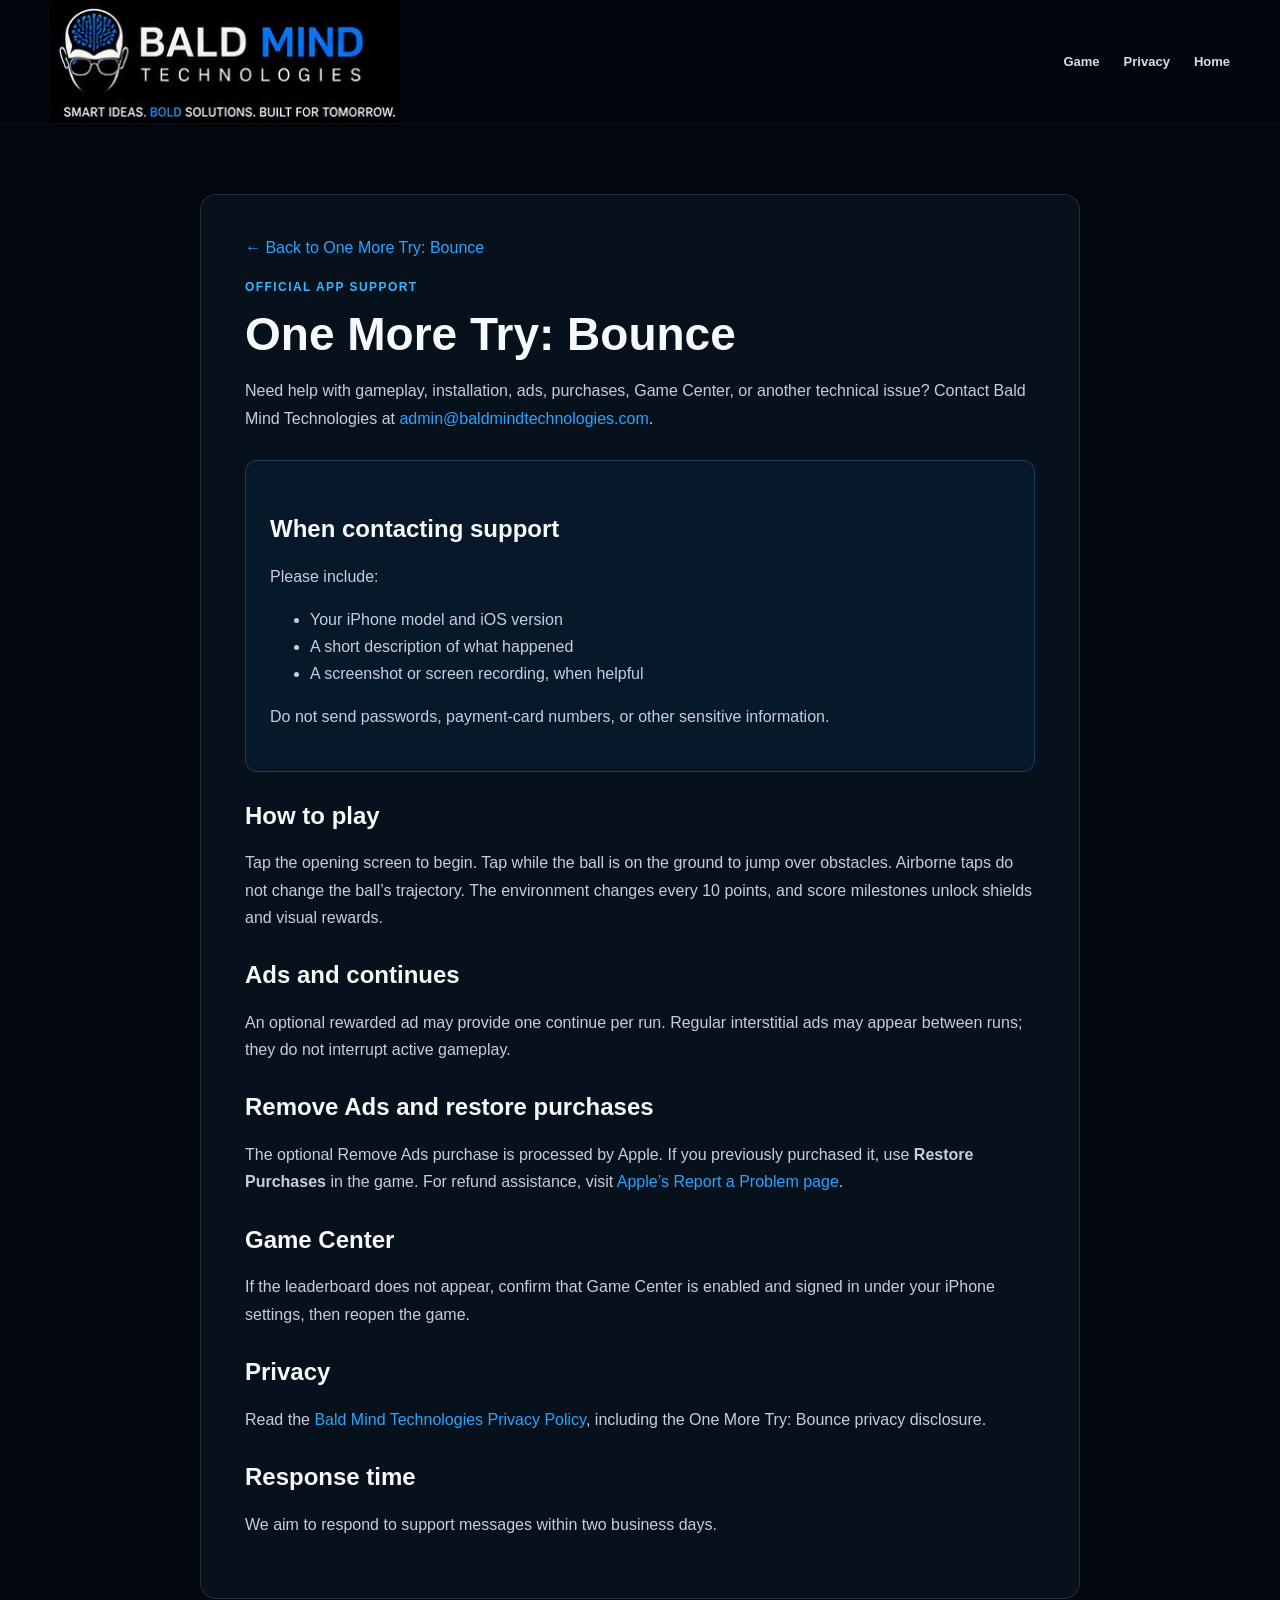
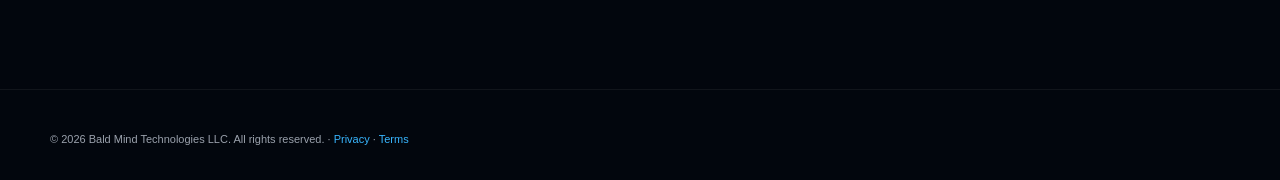
<file: one-more-try-support.html>
<!doctype html>
<html lang="en">
<head>
  <meta charset="utf-8">
  <meta name="viewport" content="width=device-width,initial-scale=1">
  <meta name="theme-color" content="#02060d">
  <meta name="description" content="Official support for One More Try: Bounce by Bald Mind Technologies LLC.">
  <meta name="robots" content="index,follow">
  <link rel="canonical" href="https://baldmindtechnologies.com/one-more-try-support.html">
  <title>One More Try: Bounce Support | Bald Mind Technologies</title>
  <link rel="stylesheet" href="styles.css">
</head>
<body>
<header class="site-header">
  <div class="shell header-inner legal-header">
    <a class="logo-link" href="index.html"><img src="Assets/bmt-logo.png" alt="Bald Mind Technologies"></a>
    <nav class="legal-nav" aria-label="Support navigation">
      <a href="one-more-try.html">Game</a>
      <a href="privacy.html">Privacy</a>
      <a href="index.html">Home</a>
    </nav>
  </div>
</header>
<main class="legal-main">
  <div class="shell">
    <article class="legal-card">
      <a href="one-more-try.html">← Back to One More Try: Bounce</a>
      <p class="page-kicker">OFFICIAL APP SUPPORT</p>
      <h1>One More Try: Bounce</h1>
      <p>Need help with gameplay, installation, ads, purchases, Game Center, or another technical issue? Contact Bald Mind Technologies at <a href="mailto:admin@baldmindtechnologies.com?subject=One%20More%20Try%20Bounce%20Support">admin@baldmindtechnologies.com</a>.</p>

      <section class="support-product">
        <h2>When contacting support</h2>
        <p>Please include:</p>
        <ul>
          <li>Your iPhone model and iOS version</li>
          <li>A short description of what happened</li>
          <li>A screenshot or screen recording, when helpful</li>
        </ul>
        <p>Do not send passwords, payment-card numbers, or other sensitive information.</p>
      </section>

      <h2>How to play</h2>
      <p>Tap the opening screen to begin. Tap while the ball is on the ground to jump over obstacles. Airborne taps do not change the ball’s trajectory. The environment changes every 10 points, and score milestones unlock shields and visual rewards.</p>

      <h2>Ads and continues</h2>
      <p>An optional rewarded ad may provide one continue per run. Regular interstitial ads may appear between runs; they do not interrupt active gameplay.</p>

      <h2>Remove Ads and restore purchases</h2>
      <p>The optional Remove Ads purchase is processed by Apple. If you previously purchased it, use <strong>Restore Purchases</strong> in the game. For refund assistance, visit <a href="https://reportaproblem.apple.com/">Apple’s Report a Problem page</a>.</p>

      <h2>Game Center</h2>
      <p>If the leaderboard does not appear, confirm that Game Center is enabled and signed in under your iPhone settings, then reopen the game.</p>

      <h2>Privacy</h2>
      <p>Read the <a href="privacy.html#one-more-try">Bald Mind Technologies Privacy Policy</a>, including the One More Try: Bounce privacy disclosure.</p>

      <h2>Response time</h2>
      <p>We aim to respond to support messages within two business days.</p>
    </article>
  </div>
</main>
<footer class="site-footer compact-footer">
  <div class="shell footer-bottom">© 2026 Bald Mind Technologies LLC. All rights reserved. · <a href="privacy.html">Privacy</a> · <a href="terms.html">Terms</a></div>
</footer>
</body>
</html>
</file>
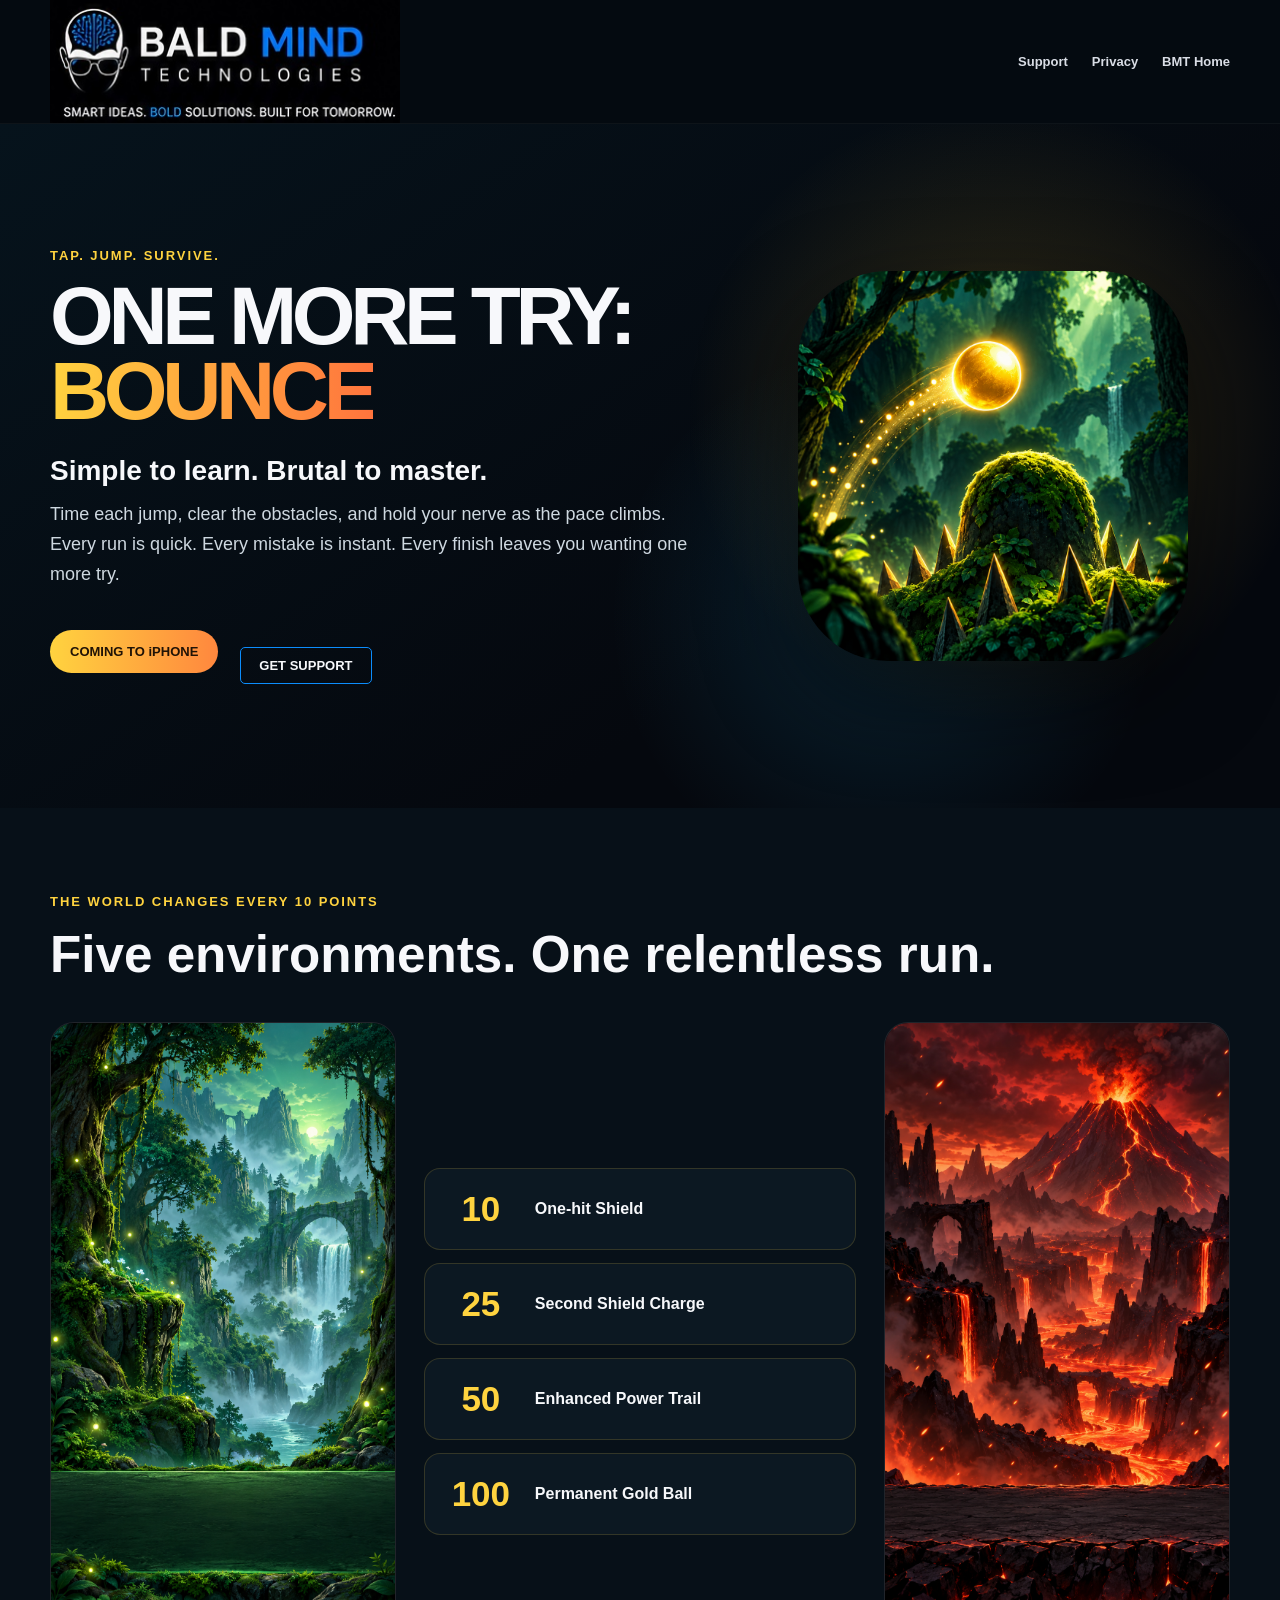
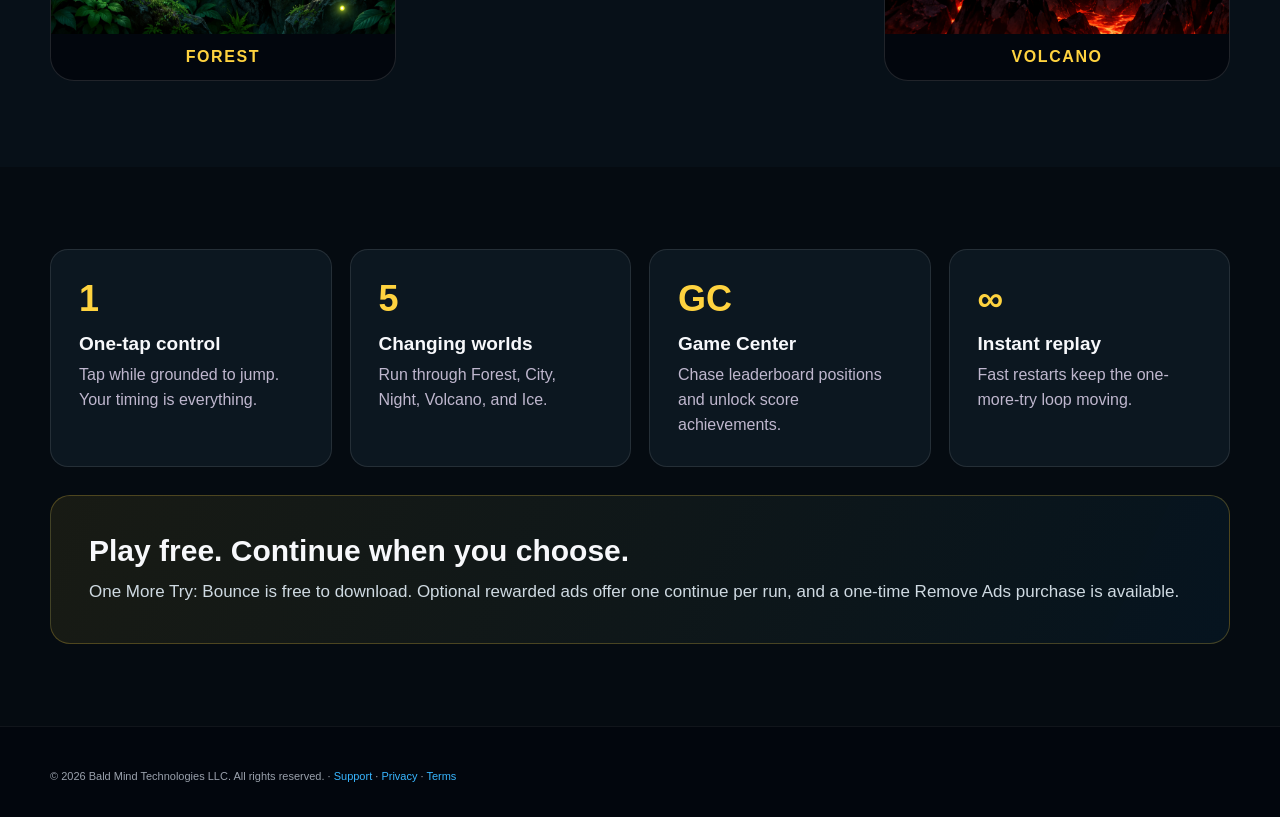
<file: one-more-try.html>
<!doctype html>
<html lang="en">
<head>
  <meta charset="utf-8">
  <meta name="viewport" content="width=device-width,initial-scale=1">
  <meta name="theme-color" content="#07141d">
  <meta name="description" content="One More Try: Bounce is a fast one-tap arcade game for iPhone. Jump, dodge obstacles, unlock rewards, and chase the Game Center high score.">
  <meta name="robots" content="index,follow,max-image-preview:large">
  <link rel="canonical" href="https://baldmindtechnologies.com/one-more-try.html">
  <meta property="og:type" content="website">
  <meta property="og:site_name" content="Bald Mind Technologies">
  <meta property="og:title" content="One More Try: Bounce | Bald Mind Technologies">
  <meta property="og:description" content="Tap. Jump. Survive. Chase your best score through five changing worlds.">
  <meta property="og:url" content="https://baldmindtechnologies.com/one-more-try.html">
  <meta property="og:image" content="https://baldmindtechnologies.com/Assets/one-more-try-icon.png">
  <title>One More Try: Bounce | Bald Mind Technologies</title>
  <link rel="stylesheet" href="styles.css">
</head>
<body class="omt-page">
<header class="site-header omt-header">
  <div class="shell header-inner legal-header">
    <a class="logo-link" href="index.html"><img src="Assets/bmt-logo.png" alt="Bald Mind Technologies"></a>
    <nav class="legal-nav" aria-label="One More Try navigation">
      <a href="one-more-try-support.html">Support</a>
      <a href="privacy.html">Privacy</a>
      <a href="index.html">BMT Home</a>
    </nav>
  </div>
</header>

<main>
  <section class="omt-hero">
    <div class="shell omt-hero-grid">
      <div class="omt-copy">
        <p class="omt-kicker">TAP. JUMP. SURVIVE.</p>
        <h1>ONE MORE TRY:<br><span>BOUNCE</span></h1>
        <p class="omt-tagline">Simple to learn. Brutal to master.</p>
        <p class="omt-lead">Time each jump, clear the obstacles, and hold your nerve as the pace climbs. Every run is quick. Every mistake is instant. Every finish leaves you wanting one more try.</p>
        <div class="omt-actions">
          <span class="omt-status">COMING TO iPHONE</span>
          <a class="outline-button" href="one-more-try-support.html">GET SUPPORT</a>
        </div>
      </div>
      <div class="omt-icon-wrap">
        <div class="omt-icon-glow" aria-hidden="true"></div>
        <img src="Assets/one-more-try-icon.png" alt="One More Try: Bounce app icon">
      </div>
    </div>
  </section>

  <section class="omt-worlds">
    <div class="shell">
      <p class="omt-kicker">THE WORLD CHANGES EVERY 10 POINTS</p>
      <h2>Five environments. One relentless run.</h2>
      <div class="omt-world-grid">
        <figure><img src="Assets/one-more-try-forest.png" alt="Forest environment in One More Try: Bounce"><figcaption>Forest</figcaption></figure>
        <div class="omt-world-copy">
          <div class="omt-milestone"><strong>10</strong><span>One-hit Shield</span></div>
          <div class="omt-milestone"><strong>25</strong><span>Second Shield Charge</span></div>
          <div class="omt-milestone"><strong>50</strong><span>Enhanced Power Trail</span></div>
          <div class="omt-milestone"><strong>100</strong><span>Permanent Gold Ball</span></div>
        </div>
        <figure><img src="Assets/one-more-try-volcano.png" alt="Volcano environment in One More Try: Bounce"><figcaption>Volcano</figcaption></figure>
      </div>
    </div>
  </section>

  <section class="omt-features">
    <div class="shell">
      <div class="feature-grid">
        <article><strong>1</strong><h3>One-tap control</h3><p>Tap while grounded to jump. Your timing is everything.</p></article>
        <article><strong>5</strong><h3>Changing worlds</h3><p>Run through Forest, City, Night, Volcano, and Ice.</p></article>
        <article><strong>GC</strong><h3>Game Center</h3><p>Chase leaderboard positions and unlock score achievements.</p></article>
        <article><strong>∞</strong><h3>Instant replay</h3><p>Fast restarts keep the one-more-try loop moving.</p></article>
      </div>
      <div class="omt-ad-note">
        <h2>Play free. Continue when you choose.</h2>
        <p>One More Try: Bounce is free to download. Optional rewarded ads offer one continue per run, and a one-time Remove Ads purchase is available.</p>
      </div>
    </div>
  </section>
</main>

<footer class="site-footer compact-footer">
  <div class="shell footer-bottom">© 2026 Bald Mind Technologies LLC. All rights reserved. · <a href="one-more-try-support.html">Support</a> · <a href="privacy.html">Privacy</a> · <a href="terms.html">Terms</a></div>
</footer>
</body>
</html>
</file>
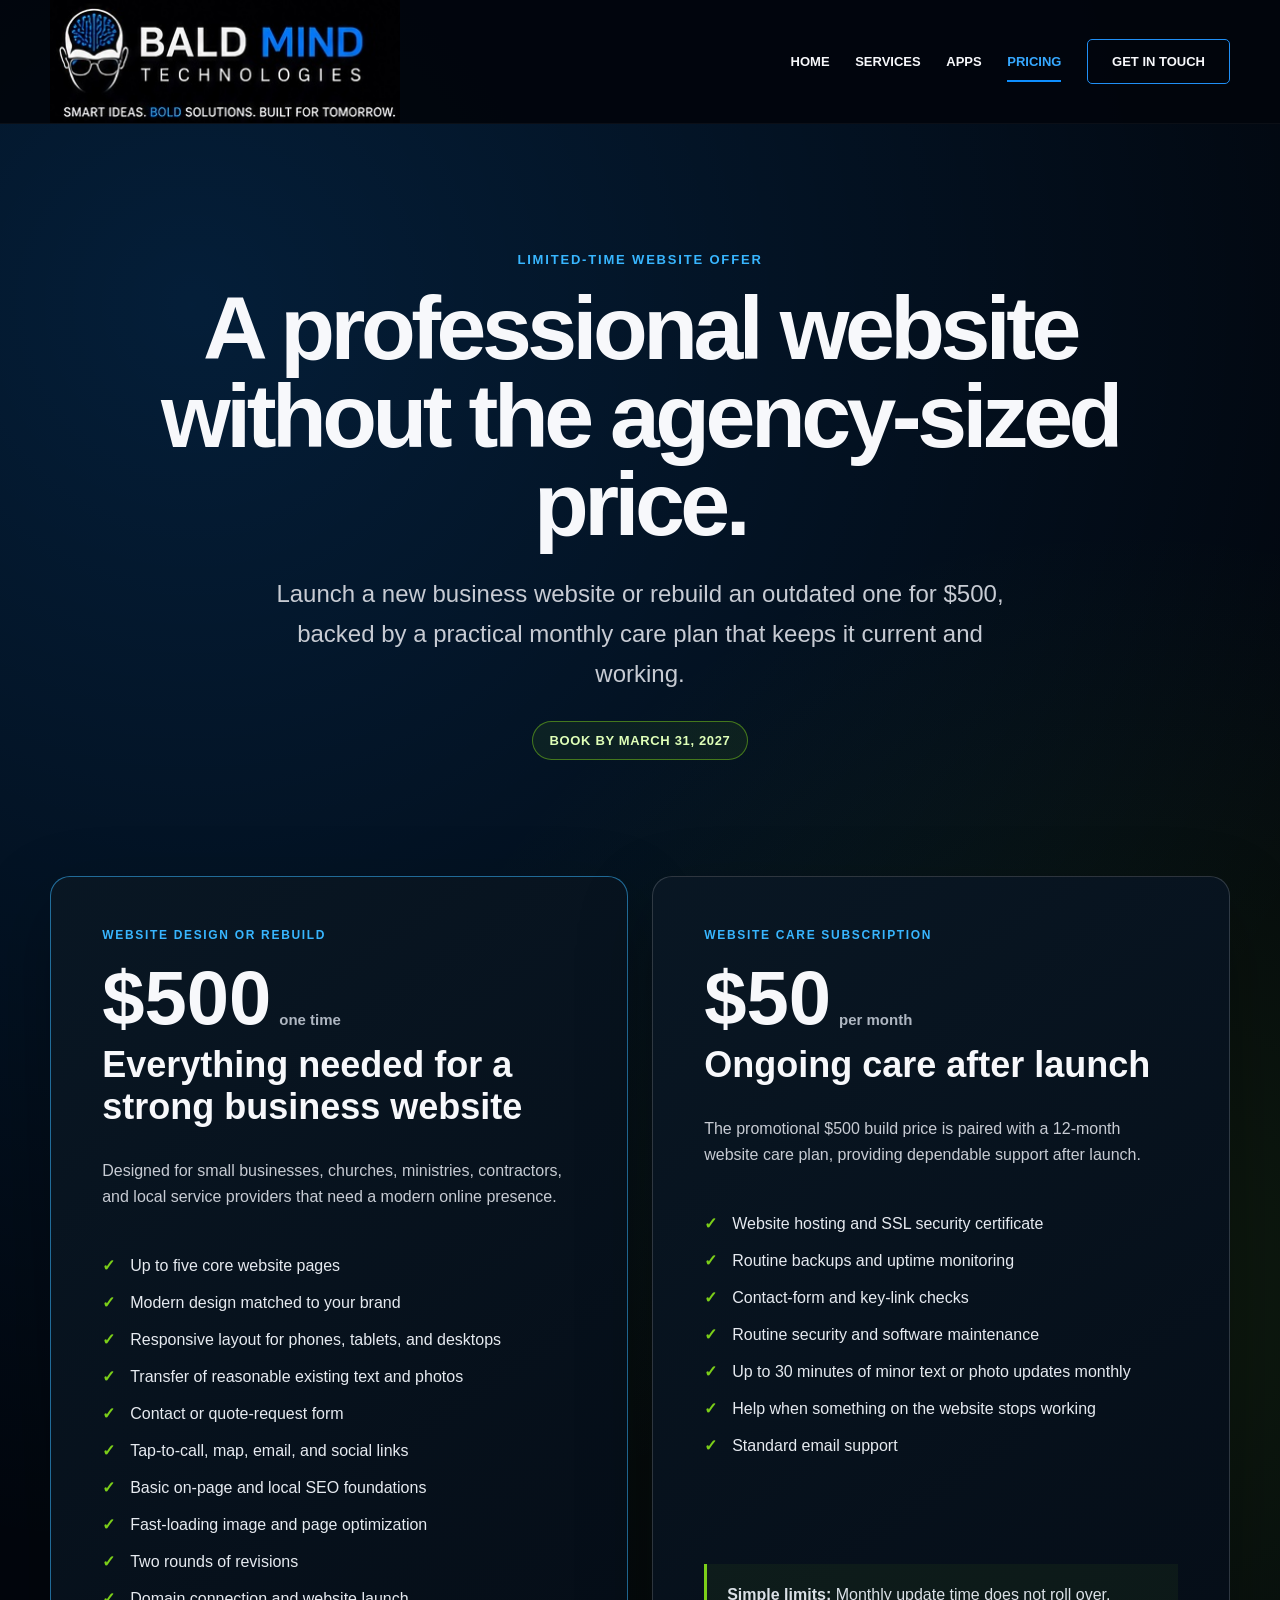
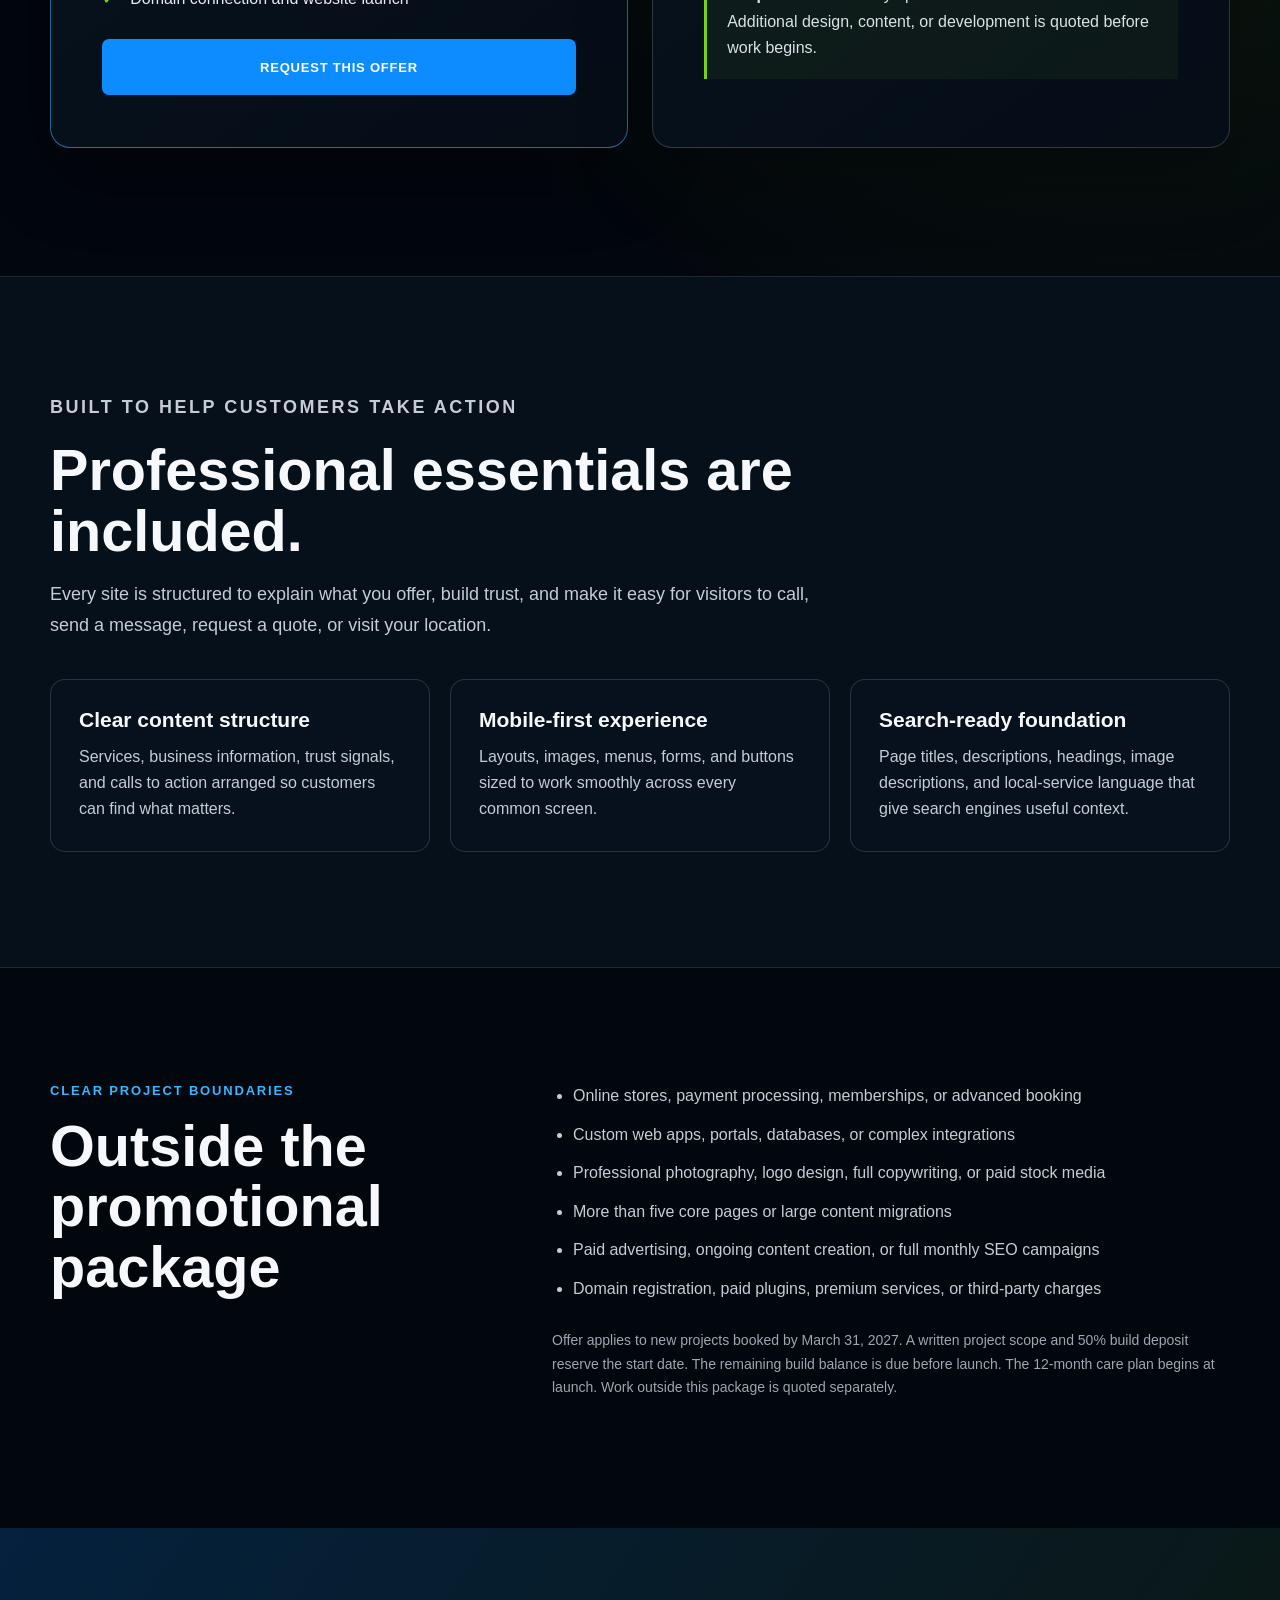
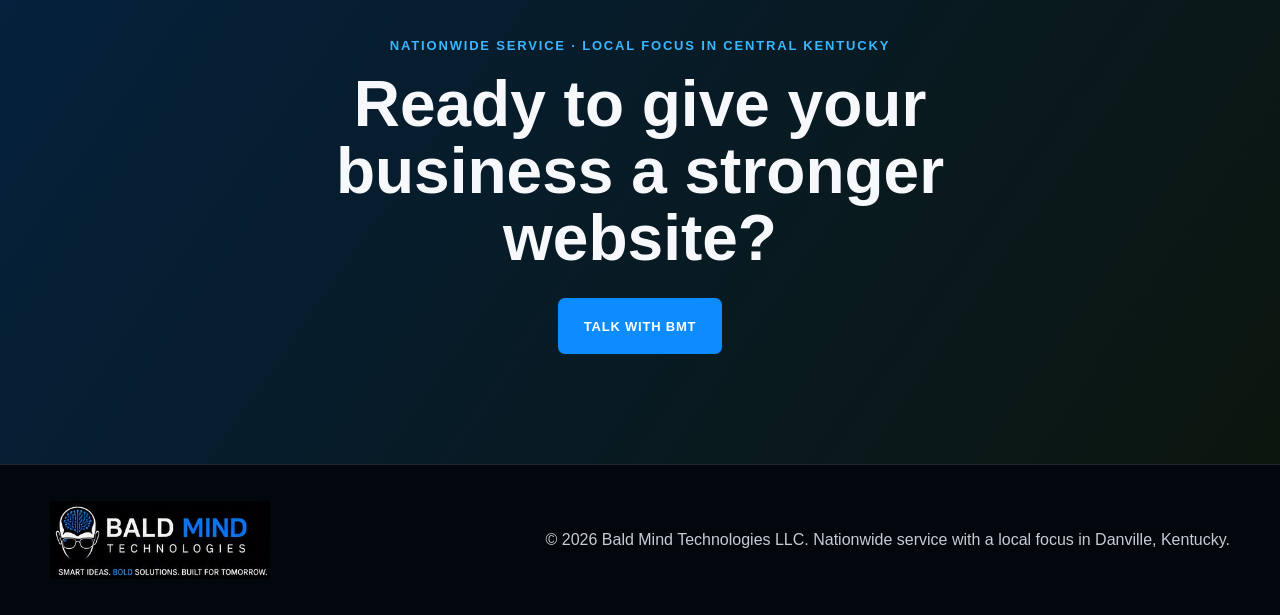
<file: pricing.html>
<!doctype html>
<html lang="en">
<head>
  <meta charset="utf-8">
  <meta name="viewport" content="width=device-width, initial-scale=1">
  <meta name="theme-color" content="#02060d">
  <meta name="description" content="Limited-time $500 website design or rebuild package from Bald Mind Technologies, paired with a $50 monthly website care plan. Book by March 31, 2027.">
  <meta name="robots" content="index,follow,max-image-preview:large,max-snippet:-1">
  <link rel="canonical" href="https://baldmindtechnologies.com/pricing.html">
  <title>$500 Website Design &amp; Rebuild Offer | BMT Pricing</title>
  <meta property="og:type" content="website">
  <meta property="og:site_name" content="Bald Mind Technologies">
  <meta property="og:title" content="$500 Website Design &amp; Rebuild Offer | BMT">
  <meta property="og:description" content="Professional website design or rebuilding for $500 with a $50 monthly care plan. Book by March 31, 2027.">
  <meta property="og:url" content="https://baldmindtechnologies.com/pricing.html">
  <meta property="og:image" content="https://baldmindtechnologies.com/Assets/bmt-logo.png">
  <meta name="twitter:card" content="summary_large_image">
  <link rel="stylesheet" href="styles.css?v=20261121-pricing">
  <style>
    .pricing-page{background:radial-gradient(circle at 15% 8%,rgba(13,140,255,.18),transparent 34%),radial-gradient(circle at 88% 34%,rgba(124,207,25,.1),transparent 28%),#02060d}
    .pricing-hero{padding:clamp(80px,10vw,145px) 0 clamp(62px,8vw,105px);text-align:center}.pricing-kicker{margin:0 0 18px;color:#38b6ff;font-size:13px;font-weight:900;letter-spacing:.14em;text-transform:uppercase}.pricing-hero h1{max-width:970px;margin:0 auto;font-size:clamp(44px,7vw,92px);line-height:.98;letter-spacing:-.05em}.pricing-hero .lead{max-width:780px;margin:26px auto 0;color:#c7cbd3;font-size:clamp(18px,2.2vw,24px);line-height:1.65}.deadline{display:inline-flex;margin-top:28px;padding:11px 17px;border:1px solid rgba(124,207,25,.5);border-radius:999px;background:rgba(124,207,25,.08);color:#dfffb8;font-size:13px;font-weight:800;letter-spacing:.05em}
    .pricing-offer{padding:0 0 clamp(76px,10vw,130px)}.price-grid{display:grid;grid-template-columns:repeat(2,minmax(0,1fr));gap:24px;align-items:stretch}.price-card{display:flex;flex-direction:column;padding:clamp(30px,4vw,52px);border:1px solid rgba(255,255,255,.16);border-radius:20px;background:linear-gradient(145deg,rgba(9,23,36,.98),rgba(5,13,23,.98));box-shadow:0 28px 75px rgba(0,0,0,.28)}.price-card.featured{border-color:rgba(56,182,255,.55)}.price-label{color:#38b6ff;font-size:12px;font-weight:900;letter-spacing:.14em;text-transform:uppercase}.price{display:flex;align-items:flex-end;gap:8px;margin:18px 0 8px;font-size:clamp(52px,6vw,76px);font-weight:900;line-height:1}.price small{padding-bottom:9px;color:#aeb6c1;font-size:15px}.price-card h2{margin:0 0 14px;font-size:clamp(25px,3vw,36px)}.price-card>p{color:#c7cbd3;line-height:1.65}.included{display:grid;gap:13px;margin:28px 0;padding:0;list-style:none}.included li{position:relative;padding-left:28px;color:#e6eaf0;line-height:1.5}.included li:before{content:"✓";position:absolute;left:0;color:#7ccf19;font-weight:900}.offer-action,.primary-cta{display:inline-flex;align-items:center;justify-content:center;min-height:56px;padding:0 26px;border-radius:7px;background:#0d8cff;color:#fff;font-size:13px;font-weight:900;letter-spacing:.06em}.offer-action{margin-top:auto}.care-note{margin-top:auto!important;padding:18px 20px;border-left:3px solid #7ccf19;background:rgba(124,207,25,.06);color:#dbe1e7!important}
    .scope{padding:clamp(74px,9vw,120px) 0;border-block:1px solid rgba(255,255,255,.1);background:#05101b}.scope-head{max-width:790px;margin-bottom:38px}.scope-head h2,.outside h2{margin:0 0 17px;font-size:clamp(34px,4.5vw,58px);line-height:1.05}.scope-head p{color:#c7cbd3;font-size:18px;line-height:1.7}.scope-grid{display:grid;grid-template-columns:repeat(3,minmax(0,1fr));gap:20px}.scope-card{padding:28px;border:1px solid rgba(255,255,255,.14);border-radius:15px;background:#07111d}.scope-card h3{margin:0 0 12px;font-size:21px}.scope-card p{margin:0;color:#c7cbd3;line-height:1.65}
    .outside{padding:clamp(74px,9vw,115px) 0}.outside-grid{display:grid;grid-template-columns:minmax(0,.8fr) minmax(0,1.2fr);gap:50px}.outside ul{display:grid;gap:13px;margin:0;padding-left:21px;color:#c7cbd3;line-height:1.6}.terms-note{margin-top:28px;color:#9da6b2;font-size:14px;line-height:1.65}.pricing-cta{padding:clamp(70px,9vw,110px) 0;background:linear-gradient(125deg,rgba(13,140,255,.2),rgba(124,207,25,.08));text-align:center}.pricing-cta h2{max-width:830px;margin:0 auto 26px;font-size:clamp(35px,5vw,64px);line-height:1.05}.simple-footer{padding:36px 0;border-top:1px solid rgba(255,255,255,.12);color:#c7cbd3}.simple-footer .shell{display:flex;align-items:center;justify-content:space-between;gap:24px}.simple-footer img{width:220px}
    @media(max-width:900px){.price-grid,.scope-grid,.outside-grid{grid-template-columns:1fr}.outside-grid{gap:28px}}@media(max-width:640px){.pricing-hero{padding-top:64px}.price-card{padding:28px 23px}.simple-footer .shell{align-items:flex-start;flex-direction:column}}
  </style>
  <script type="application/ld+json">{"@context":"https://schema.org","@type":"Service","name":"Website Design and Website Rebuild","provider":{"@type":"Organization","name":"Bald Mind Technologies LLC","url":"https://baldmindtechnologies.com/"},"areaServed":{"@type":"Country","name":"United States"},"offers":{"@type":"Offer","price":"500","priceCurrency":"USD","description":"Limited-time website design or rebuild package paired with a $50 monthly care plan. Book by March 31, 2027.","availabilityEnds":"2027-03-31"}}</script>
</head>
<body class="pricing-page">
<header class="site-header"><div class="shell header-inner"><a class="logo-link" href="/" aria-label="Bald Mind Technologies home"><img src="Assets/bmt-logo.png" alt="Bald Mind Technologies"></a><button class="menu-toggle" type="button" aria-label="Toggle navigation" aria-expanded="false" aria-controls="primary-nav"><span></span><span></span><span></span></button><nav class="main-nav" id="primary-nav" aria-label="Primary navigation"><a href="/">HOME</a><a href="/#services">SERVICES</a><a href="/#products">APPS</a><a class="active" href="pricing.html">PRICING</a><a class="nav-button" href="/#contact">GET IN TOUCH</a></nav></div></header>
<main>
  <section class="pricing-hero"><div class="shell"><p class="pricing-kicker">Limited-time website offer</p><h1>A professional website without the agency-sized price.</h1><p class="lead">Launch a new business website or rebuild an outdated one for $500, backed by a practical monthly care plan that keeps it current and working.</p><p class="deadline">BOOK BY MARCH 31, 2027</p></div></section>
  <section class="pricing-offer"><div class="shell"><div class="price-grid">
    <article class="price-card featured"><span class="price-label">Website design or rebuild</span><div class="price">$500 <small>one time</small></div><h2>Everything needed for a strong business website</h2><p>Designed for small businesses, churches, ministries, contractors, and local service providers that need a modern online presence.</p><ul class="included"><li>Up to five core website pages</li><li>Modern design matched to your brand</li><li>Responsive layout for phones, tablets, and desktops</li><li>Transfer of reasonable existing text and photos</li><li>Contact or quote-request form</li><li>Tap-to-call, map, email, and social links</li><li>Basic on-page and local SEO foundations</li><li>Fast-loading image and page optimization</li><li>Two rounds of revisions</li><li>Domain connection and website launch</li></ul><a class="offer-action" href="/#contact">REQUEST THIS OFFER</a></article>
    <article class="price-card"><span class="price-label">Website care subscription</span><div class="price">$50 <small>per month</small></div><h2>Ongoing care after launch</h2><p>The promotional $500 build price is paired with a 12-month website care plan, providing dependable support after launch.</p><ul class="included"><li>Website hosting and SSL security certificate</li><li>Routine backups and uptime monitoring</li><li>Contact-form and key-link checks</li><li>Routine security and software maintenance</li><li>Up to 30 minutes of minor text or photo updates monthly</li><li>Help when something on the website stops working</li><li>Standard email support</li></ul><p class="care-note"><strong>Simple limits:</strong> Monthly update time does not roll over. Additional design, content, or development is quoted before work begins.</p></article>
  </div></div></section>
  <section class="scope"><div class="shell"><div class="scope-head"><p class="pricing-kicker">Built to help customers take action</p><h2>Professional essentials are included.</h2><p>Every site is structured to explain what you offer, build trust, and make it easy for visitors to call, send a message, request a quote, or visit your location.</p></div><div class="scope-grid"><article class="scope-card"><h3>Clear content structure</h3><p>Services, business information, trust signals, and calls to action arranged so customers can find what matters.</p></article><article class="scope-card"><h3>Mobile-first experience</h3><p>Layouts, images, menus, forms, and buttons sized to work smoothly across every common screen.</p></article><article class="scope-card"><h3>Search-ready foundation</h3><p>Page titles, descriptions, headings, image descriptions, and local-service language that give search engines useful context.</p></article></div></div></section>
  <section class="outside"><div class="shell outside-grid"><div><p class="pricing-kicker">Clear project boundaries</p><h2>Outside the promotional package</h2></div><div><ul><li>Online stores, payment processing, memberships, or advanced booking</li><li>Custom web apps, portals, databases, or complex integrations</li><li>Professional photography, logo design, full copywriting, or paid stock media</li><li>More than five core pages or large content migrations</li><li>Paid advertising, ongoing content creation, or full monthly SEO campaigns</li><li>Domain registration, paid plugins, premium services, or third-party charges</li></ul><p class="terms-note">Offer applies to new projects booked by March 31, 2027. A written project scope and 50% build deposit reserve the start date. The remaining build balance is due before launch. The 12-month care plan begins at launch. Work outside this package is quoted separately.</p></div></div></section>
  <section class="pricing-cta"><div class="shell"><p class="pricing-kicker">Nationwide service · Local focus in Central Kentucky</p><h2>Ready to give your business a stronger website?</h2><a class="primary-cta" href="/#contact">TALK WITH BMT</a></div></section>
</main>
<footer class="simple-footer"><div class="shell"><a href="/"><img src="Assets/bmt-logo.png" alt="Bald Mind Technologies"></a><p>© 2026 Bald Mind Technologies LLC. Nationwide service with a local focus in Danville, Kentucky.</p></div></footer>
<script src="script.js?v=20261117-menu-fix"></script>
</body>
</html>
</file>
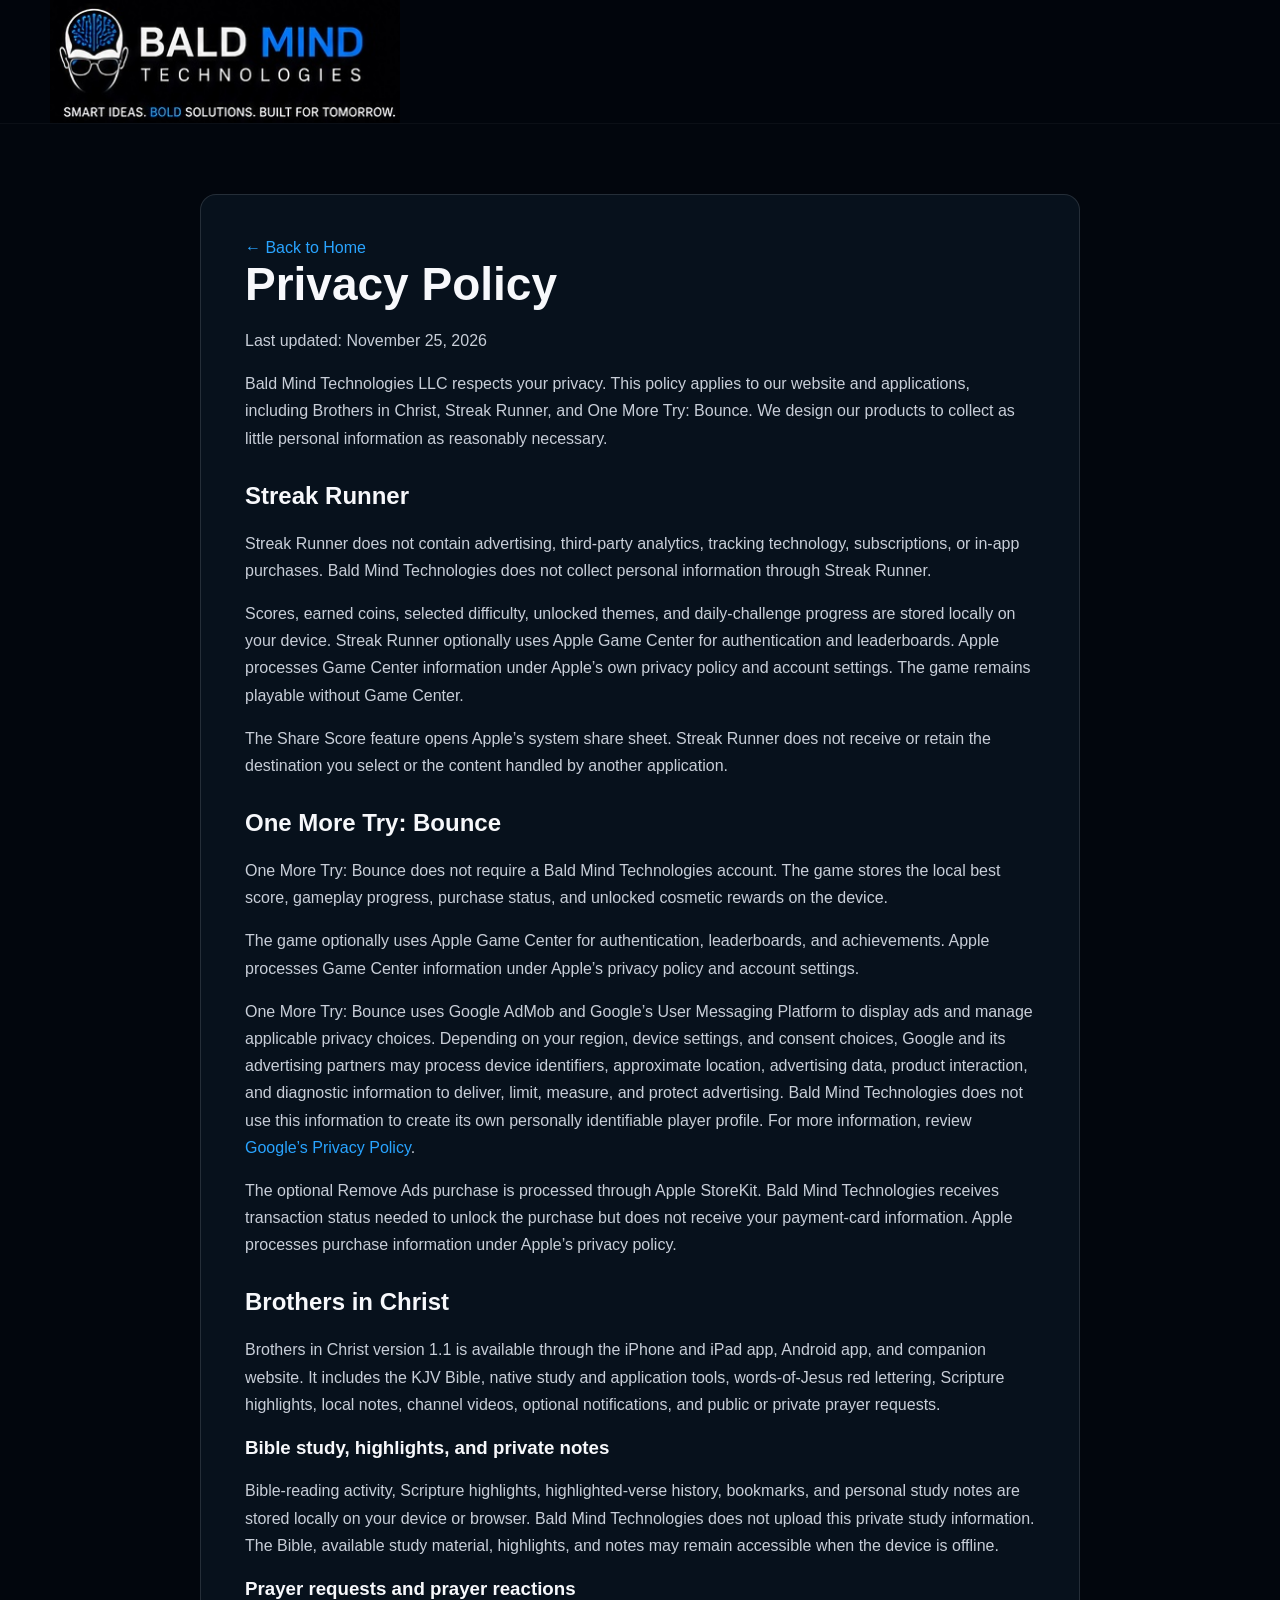
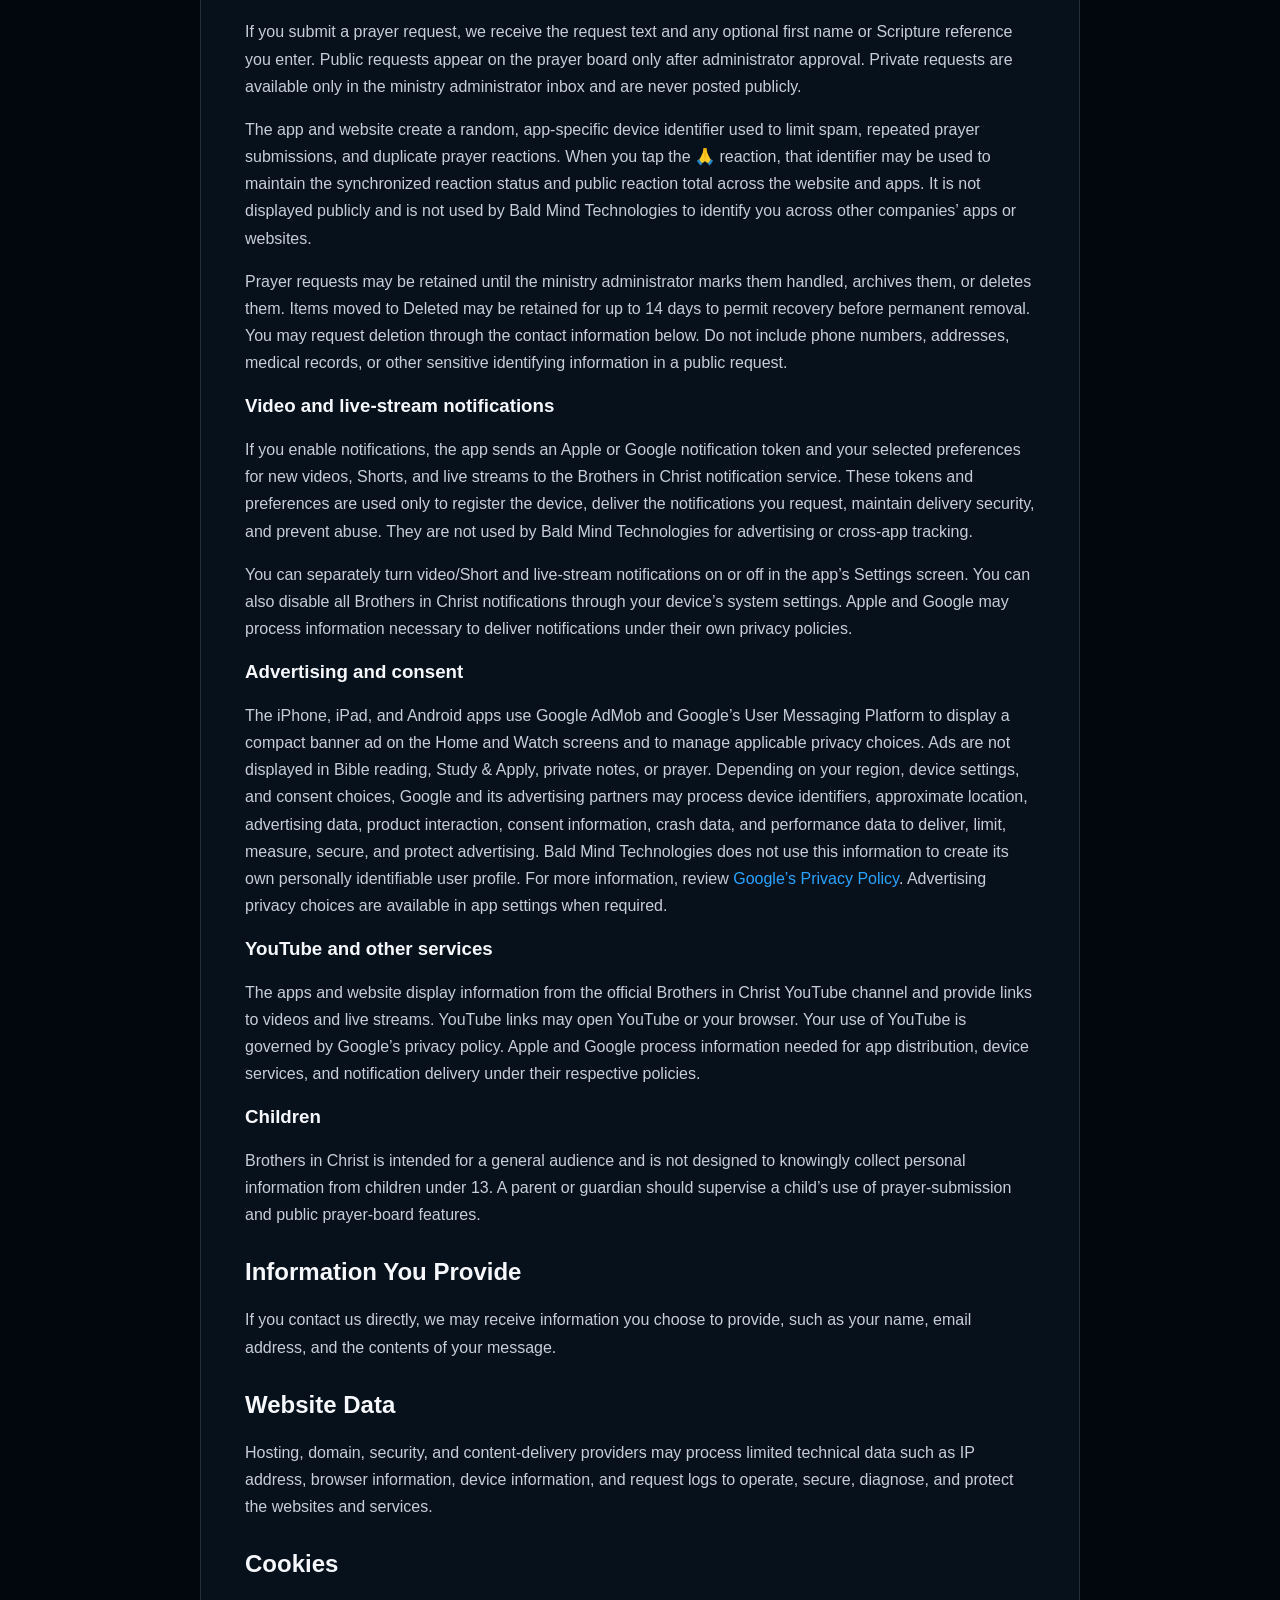
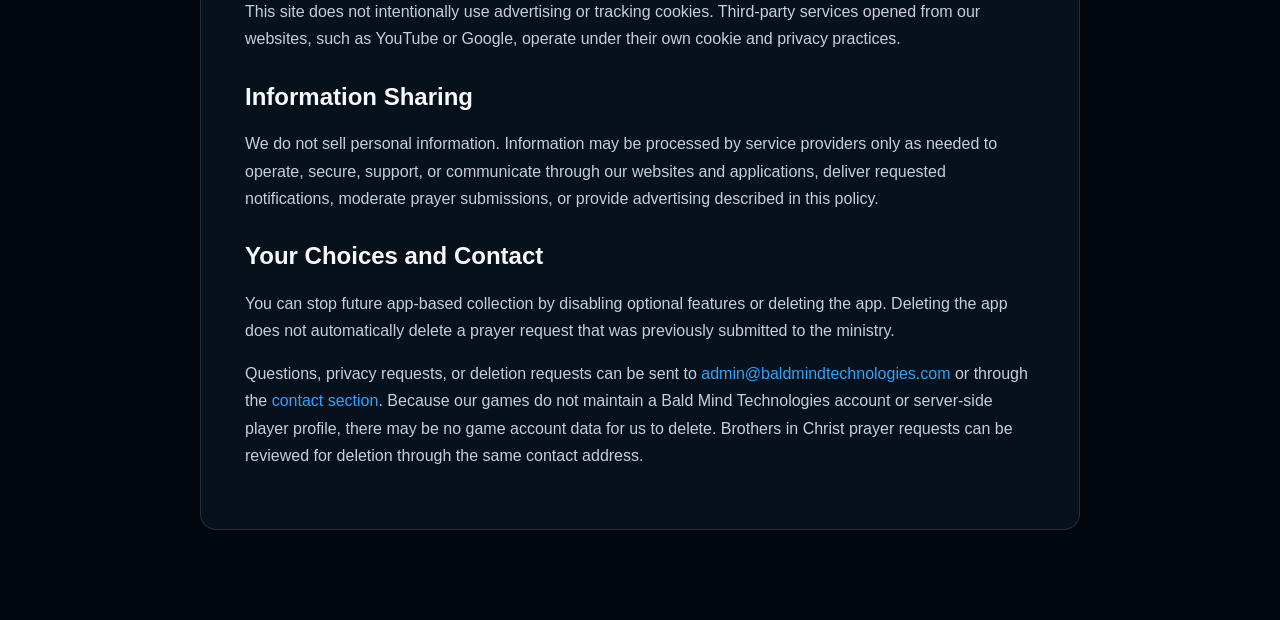
<file: privacy.html>
<!doctype html>
<html lang="en">
<head>
  <meta charset="utf-8">
  <meta name="viewport" content="width=device-width,initial-scale=1">
  <meta name="theme-color" content="#02060d">
  <meta name="description" content="Privacy policy for Bald Mind Technologies LLC websites and applications, including Brothers in Christ, Streak Runner, and One More Try: Bounce.">
  <meta name="robots" content="index,follow">
  <link rel="canonical" href="https://baldmindtechnologies.com/privacy.html">
  <title>Privacy Policy | Bald Mind Technologies</title>
  <link rel="stylesheet" href="styles.css">
</head>
<body>
<header class="site-header">
  <div class="shell header-inner">
    <a class="logo-link" href="index.html"><img src="Assets/bmt-logo.png" alt="Bald Mind Technologies"></a>
  </div>
</header>
<main class="legal-main">
  <div class="shell">
    <article class="legal-card">
      <a href="index.html">← Back to Home</a>
      <h1>Privacy Policy</h1>
      <p>Last updated: November 25, 2026</p>
      <p>Bald Mind Technologies LLC respects your privacy. This policy applies to our website and applications, including Brothers in Christ, Streak Runner, and One More Try: Bounce. We design our products to collect as little personal information as reasonably necessary.</p>

      <h2>Streak Runner</h2>
      <p>Streak Runner does not contain advertising, third-party analytics, tracking technology, subscriptions, or in-app purchases. Bald Mind Technologies does not collect personal information through Streak Runner.</p>
      <p>Scores, earned coins, selected difficulty, unlocked themes, and daily-challenge progress are stored locally on your device. Streak Runner optionally uses Apple Game Center for authentication and leaderboards. Apple processes Game Center information under Apple’s own privacy policy and account settings. The game remains playable without Game Center.</p>
      <p>The Share Score feature opens Apple’s system share sheet. Streak Runner does not receive or retain the destination you select or the content handled by another application.</p>

      <h2 id="one-more-try">One More Try: Bounce</h2>
      <p>One More Try: Bounce does not require a Bald Mind Technologies account. The game stores the local best score, gameplay progress, purchase status, and unlocked cosmetic rewards on the device.</p>
      <p>The game optionally uses Apple Game Center for authentication, leaderboards, and achievements. Apple processes Game Center information under Apple’s privacy policy and account settings.</p>
      <p>One More Try: Bounce uses Google AdMob and Google’s User Messaging Platform to display ads and manage applicable privacy choices. Depending on your region, device settings, and consent choices, Google and its advertising partners may process device identifiers, approximate location, advertising data, product interaction, and diagnostic information to deliver, limit, measure, and protect advertising. Bald Mind Technologies does not use this information to create its own personally identifiable player profile. For more information, review <a href="https://policies.google.com/privacy">Google’s Privacy Policy</a>.</p>
      <p>The optional Remove Ads purchase is processed through Apple StoreKit. Bald Mind Technologies receives transaction status needed to unlock the purchase but does not receive your payment-card information. Apple processes purchase information under Apple’s privacy policy.</p>

      <h2 id="brothers-in-christ">Brothers in Christ</h2>
      <p>Brothers in Christ version 1.1 is available through the iPhone and iPad app, Android app, and companion website. It includes the KJV Bible, native study and application tools, words-of-Jesus red lettering, Scripture highlights, local notes, channel videos, optional notifications, and public or private prayer requests.</p>

      <h3>Bible study, highlights, and private notes</h3>
      <p>Bible-reading activity, Scripture highlights, highlighted-verse history, bookmarks, and personal study notes are stored locally on your device or browser. Bald Mind Technologies does not upload this private study information. The Bible, available study material, highlights, and notes may remain accessible when the device is offline.</p>

      <h3>Prayer requests and prayer reactions</h3>
      <p>If you submit a prayer request, we receive the request text and any optional first name or Scripture reference you enter. Public requests appear on the prayer board only after administrator approval. Private requests are available only in the ministry administrator inbox and are never posted publicly.</p>
      <p>The app and website create a random, app-specific device identifier used to limit spam, repeated prayer submissions, and duplicate prayer reactions. When you tap the 🙏 reaction, that identifier may be used to maintain the synchronized reaction status and public reaction total across the website and apps. It is not displayed publicly and is not used by Bald Mind Technologies to identify you across other companies’ apps or websites.</p>
      <p>Prayer requests may be retained until the ministry administrator marks them handled, archives them, or deletes them. Items moved to Deleted may be retained for up to 14 days to permit recovery before permanent removal. You may request deletion through the contact information below. Do not include phone numbers, addresses, medical records, or other sensitive identifying information in a public request.</p>

      <h3>Video and live-stream notifications</h3>
      <p>If you enable notifications, the app sends an Apple or Google notification token and your selected preferences for new videos, Shorts, and live streams to the Brothers in Christ notification service. These tokens and preferences are used only to register the device, deliver the notifications you request, maintain delivery security, and prevent abuse. They are not used by Bald Mind Technologies for advertising or cross-app tracking.</p>
      <p>You can separately turn video/Short and live-stream notifications on or off in the app’s Settings screen. You can also disable all Brothers in Christ notifications through your device’s system settings. Apple and Google may process information necessary to deliver notifications under their own privacy policies.</p>

      <h3>Advertising and consent</h3>
      <p>The iPhone, iPad, and Android apps use Google AdMob and Google’s User Messaging Platform to display a compact banner ad on the Home and Watch screens and to manage applicable privacy choices. Ads are not displayed in Bible reading, Study &amp; Apply, private notes, or prayer. Depending on your region, device settings, and consent choices, Google and its advertising partners may process device identifiers, approximate location, advertising data, product interaction, consent information, crash data, and performance data to deliver, limit, measure, secure, and protect advertising. Bald Mind Technologies does not use this information to create its own personally identifiable user profile. For more information, review <a href="https://policies.google.com/privacy">Google’s Privacy Policy</a>. Advertising privacy choices are available in app settings when required.</p>

      <h3>YouTube and other services</h3>
      <p>The apps and website display information from the official Brothers in Christ YouTube channel and provide links to videos and live streams. YouTube links may open YouTube or your browser. Your use of YouTube is governed by Google’s privacy policy. Apple and Google process information needed for app distribution, device services, and notification delivery under their respective policies.</p>

      <h3>Children</h3>
      <p>Brothers in Christ is intended for a general audience and is not designed to knowingly collect personal information from children under 13. A parent or guardian should supervise a child’s use of prayer-submission and public prayer-board features.</p>

      <h2>Information You Provide</h2>
      <p>If you contact us directly, we may receive information you choose to provide, such as your name, email address, and the contents of your message.</p>

      <h2>Website Data</h2>
      <p>Hosting, domain, security, and content-delivery providers may process limited technical data such as IP address, browser information, device information, and request logs to operate, secure, diagnose, and protect the websites and services.</p>

      <h2>Cookies</h2>
      <p>This site does not intentionally use advertising or tracking cookies. Third-party services opened from our websites, such as YouTube or Google, operate under their own cookie and privacy practices.</p>

      <h2>Information Sharing</h2>
      <p>We do not sell personal information. Information may be processed by service providers only as needed to operate, secure, support, or communicate through our websites and applications, deliver requested notifications, moderate prayer submissions, or provide advertising described in this policy.</p>

      <h2>Your Choices and Contact</h2>
      <p>You can stop future app-based collection by disabling optional features or deleting the app. Deleting the app does not automatically delete a prayer request that was previously submitted to the ministry.</p>
      <p>Questions, privacy requests, or deletion requests can be sent to <a href="mailto:admin@baldmindtechnologies.com">admin@baldmindtechnologies.com</a> or through the <a href="index.html#contact">contact section</a>. Because our games do not maintain a Bald Mind Technologies account or server-side player profile, there may be no game account data for us to delete. Brothers in Christ prayer requests can be reviewed for deletion through the same contact address.</p>
    </article>
  </div>
</main>
</body>
</html>
</file>
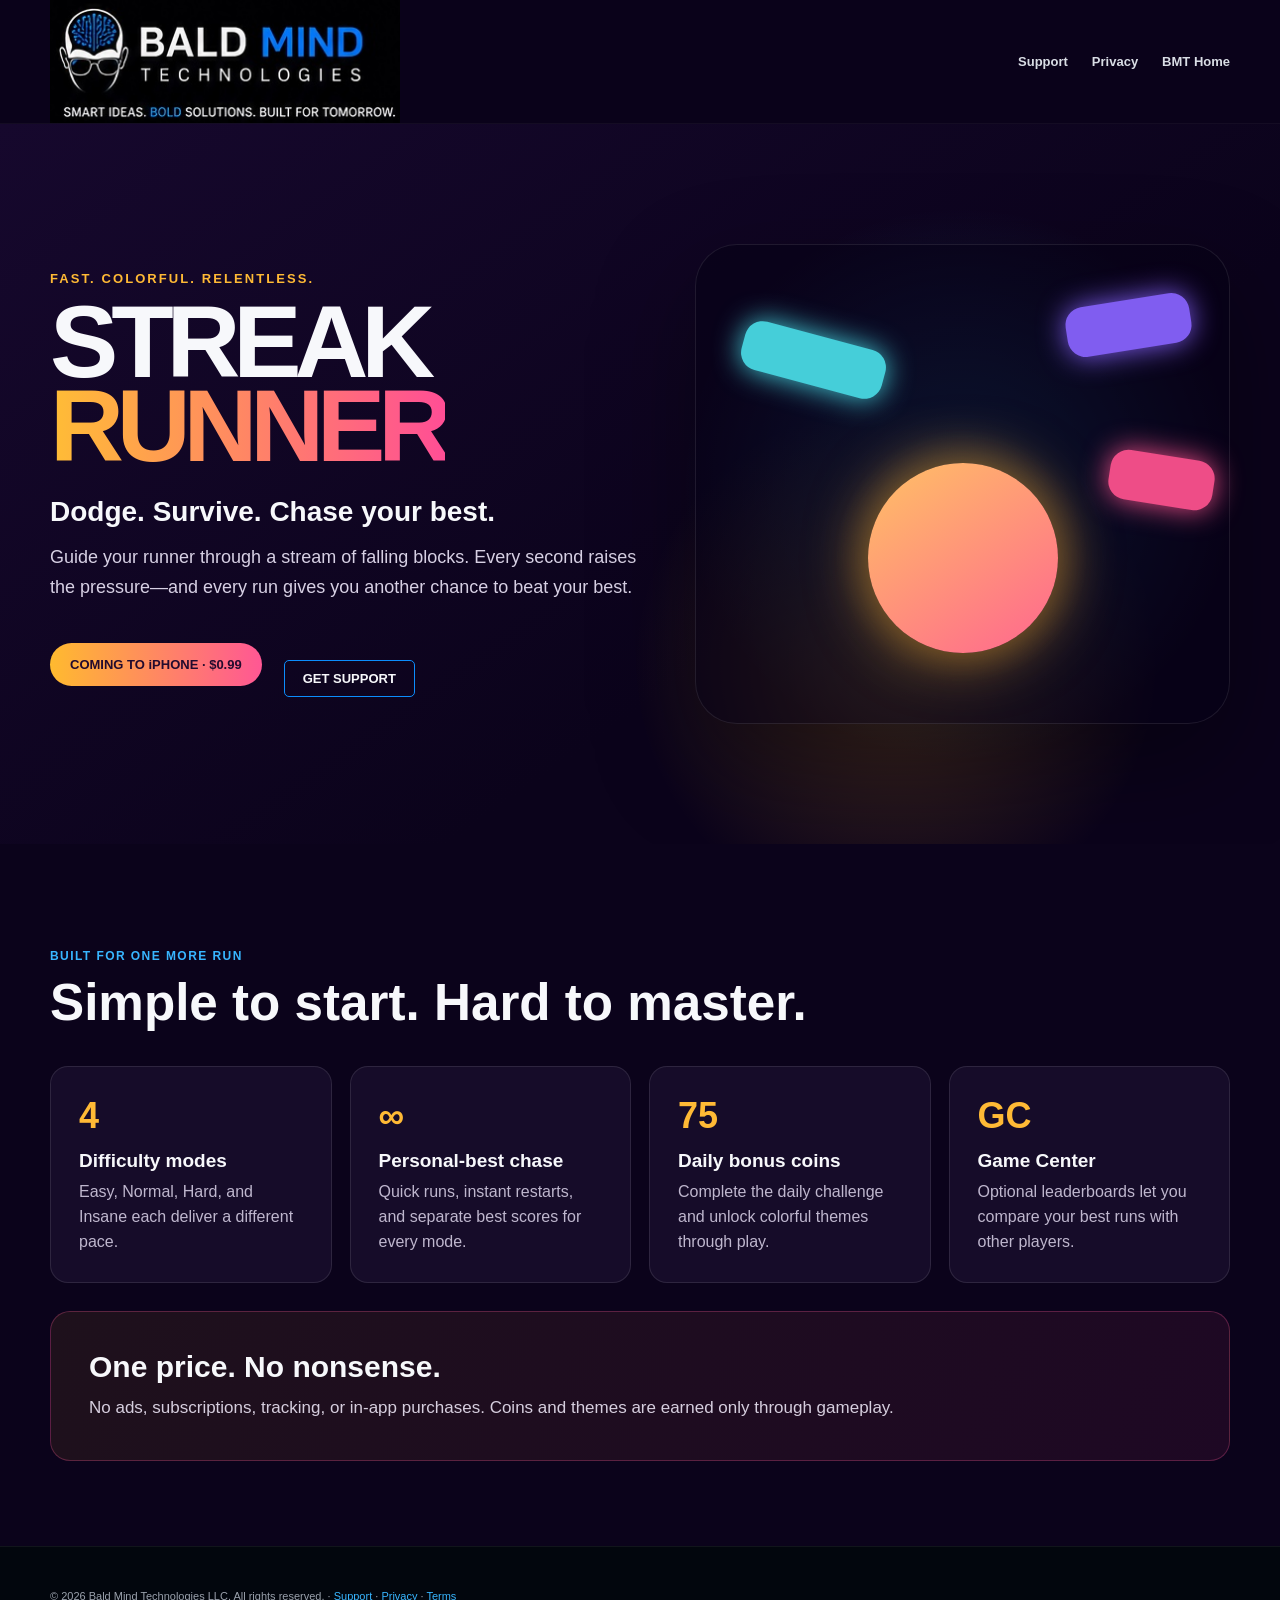
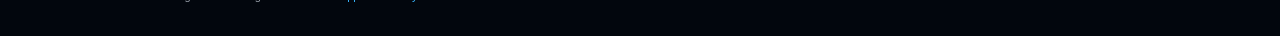
<file: streak-runner.html>
<!doctype html>
<html lang="en">
<head>
  <meta charset="utf-8">
  <meta name="viewport" content="width=device-width,initial-scale=1">
  <meta name="theme-color" content="#100725">
  <meta name="description" content="Streak Runner is a fast, colorful arcade challenge with four difficulty modes, daily challenges, earned themes, and Game Center leaderboards.">
  <meta name="robots" content="index,follow,max-image-preview:large">
  <link rel="canonical" href="https://baldmindtechnologies.com/streak-runner.html">
  <meta property="og:type" content="website">
  <meta property="og:title" content="Streak Runner | Bald Mind Technologies">
  <meta property="og:description" content="Dodge the fall, master four speeds, and chase your best score one run at a time.">
  <meta property="og:url" content="https://baldmindtechnologies.com/streak-runner.html">
  <title>Streak Runner | Bald Mind Technologies</title>
  <link rel="stylesheet" href="styles.css">
</head>
<body class="streak-page">
<header class="site-header streak-header">
  <div class="shell header-inner legal-header">
    <a class="logo-link" href="index.html"><img src="Assets/bmt-logo.png" alt="Bald Mind Technologies"></a>
    <nav class="legal-nav" aria-label="Streak Runner navigation">
      <a href="support.html">Support</a>
      <a href="privacy.html">Privacy</a>
      <a href="index.html">BMT Home</a>
    </nav>
  </div>
</header>
<main>
  <section class="streak-hero">
    <div class="shell streak-hero-grid">
      <div>
        <p class="streak-kicker">FAST. COLORFUL. RELENTLESS.</p>
        <h1>STREAK<br><span>RUNNER</span></h1>
        <p class="streak-tagline">Dodge. Survive. Chase your best.</p>
        <p class="streak-lead">Guide your runner through a stream of falling blocks. Every second raises the pressure—and every run gives you another chance to beat your best.</p>
        <div class="streak-actions">
          <span class="streak-price">COMING TO iPHONE · $0.99</span>
          <a class="outline-button" href="support.html">GET SUPPORT</a>
        </div>
      </div>
      <div class="streak-orbit" aria-hidden="true">
        <span class="streak-ball"></span>
        <i class="block block-a"></i>
        <i class="block block-b"></i>
        <i class="block block-c"></i>
      </div>
    </div>
  </section>

  <section class="streak-features">
    <div class="shell">
      <p class="page-kicker">BUILT FOR ONE MORE RUN</p>
      <h2>Simple to start. Hard to master.</h2>
      <div class="feature-grid">
        <article><strong>4</strong><h3>Difficulty modes</h3><p>Easy, Normal, Hard, and Insane each deliver a different pace.</p></article>
        <article><strong>∞</strong><h3>Personal-best chase</h3><p>Quick runs, instant restarts, and separate best scores for every mode.</p></article>
        <article><strong>75</strong><h3>Daily bonus coins</h3><p>Complete the daily challenge and unlock colorful themes through play.</p></article>
        <article><strong>GC</strong><h3>Game Center</h3><p>Optional leaderboards let you compare your best runs with other players.</p></article>
      </div>
      <div class="streak-promise">
        <h2>One price. No nonsense.</h2>
        <p>No ads, subscriptions, tracking, or in-app purchases. Coins and themes are earned only through gameplay.</p>
      </div>
    </div>
  </section>
</main>
<footer class="site-footer compact-footer">
  <div class="shell footer-bottom">© 2026 Bald Mind Technologies LLC. All rights reserved. · <a href="support.html">Support</a> · <a href="privacy.html">Privacy</a> · <a href="terms.html">Terms</a></div>
</footer>
</body>
</html>
</file>
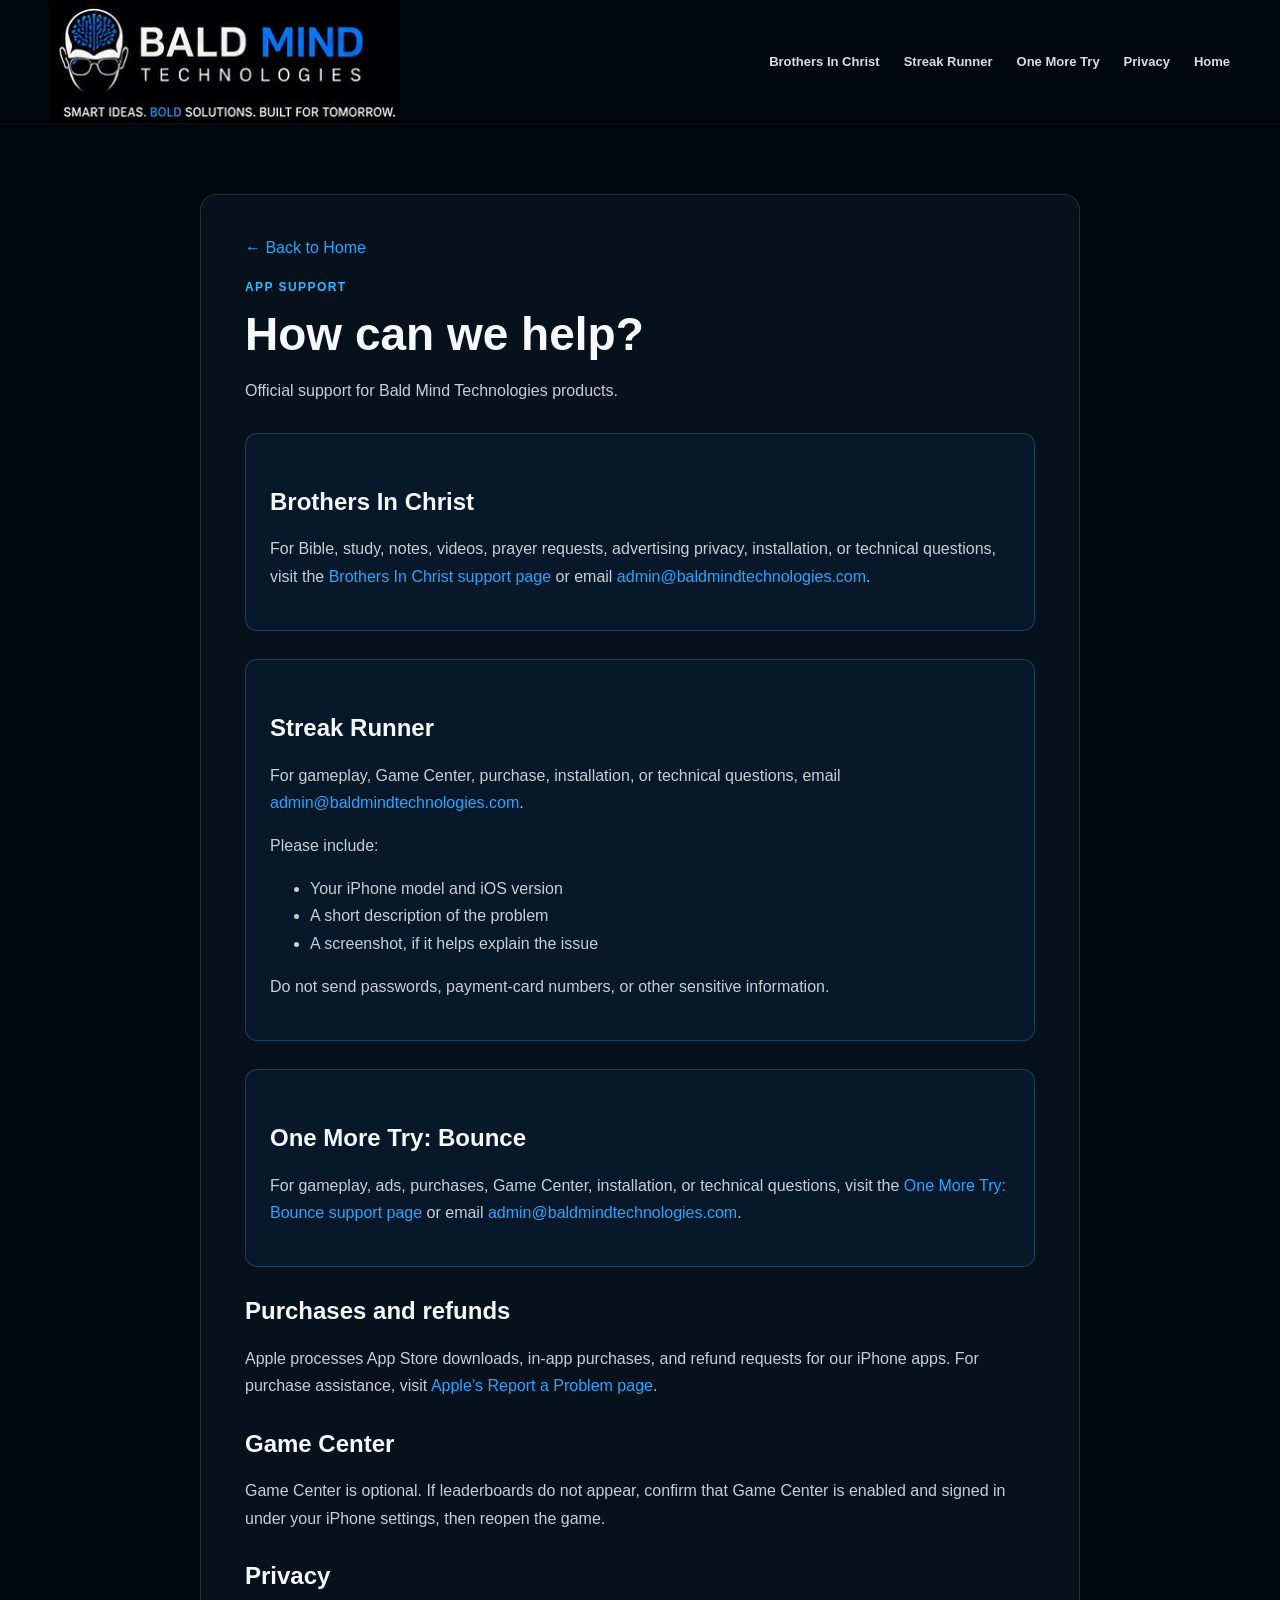
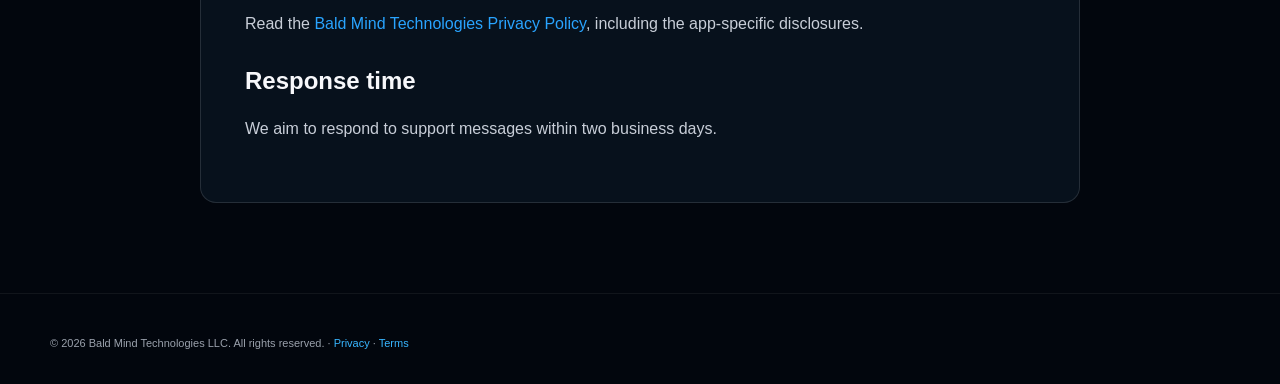
<file: support.html>
<!doctype html>
<html lang="en">
<head>
  <meta charset="utf-8">
  <meta name="viewport" content="width=device-width,initial-scale=1">
  <meta name="theme-color" content="#02060d">
  <meta name="description" content="Official support for Bald Mind Technologies applications, including Brothers In Christ, Streak Runner, and One More Try: Bounce.">
  <meta name="robots" content="index,follow">
  <link rel="canonical" href="https://baldmindtechnologies.com/support.html">
  <title>App Support | Bald Mind Technologies</title>
  <link rel="stylesheet" href="styles.css">
</head>
<body>
<header class="site-header">
  <div class="shell header-inner legal-header">
    <a class="logo-link" href="index.html"><img src="Assets/bmt-logo.png" alt="Bald Mind Technologies"></a>
    <nav class="legal-nav" aria-label="Support navigation">
      <a href="brothers-in-christ-support.html">Brothers In Christ</a>
      <a href="streak-runner.html">Streak Runner</a>
      <a href="one-more-try.html">One More Try</a>
      <a href="privacy.html">Privacy</a>
      <a href="index.html">Home</a>
    </nav>
  </div>
</header>
<main class="legal-main">
  <div class="shell">
    <article class="legal-card" id="streak-runner">
      <a href="index.html">← Back to Home</a>
      <p class="page-kicker">APP SUPPORT</p>
      <h1>How can we help?</h1>
      <p>Official support for Bald Mind Technologies products.</p>

      <section class="support-product" id="brothers-in-christ">
        <h2>Brothers In Christ</h2>
        <p>For Bible, study, notes, videos, prayer requests, advertising privacy, installation, or technical questions, visit the <a href="brothers-in-christ-support.html">Brothers In Christ support page</a> or email <a href="mailto:admin@baldmindtechnologies.com?subject=Brothers%20In%20Christ%20App%20Support">admin@baldmindtechnologies.com</a>.</p>
      </section>

      <section class="support-product">
        <h2>Streak Runner</h2>
        <p>For gameplay, Game Center, purchase, installation, or technical questions, email <a href="mailto:admin@baldmindtechnologies.com?subject=Streak%20Runner%20Support">admin@baldmindtechnologies.com</a>.</p>
        <p>Please include:</p>
        <ul>
          <li>Your iPhone model and iOS version</li>
          <li>A short description of the problem</li>
          <li>A screenshot, if it helps explain the issue</li>
        </ul>
        <p>Do not send passwords, payment-card numbers, or other sensitive information.</p>
      </section>

      <section class="support-product" id="one-more-try">
        <h2>One More Try: Bounce</h2>
        <p>For gameplay, ads, purchases, Game Center, installation, or technical questions, visit the <a href="one-more-try-support.html">One More Try: Bounce support page</a> or email <a href="mailto:admin@baldmindtechnologies.com?subject=One%20More%20Try%20Bounce%20Support">admin@baldmindtechnologies.com</a>.</p>
      </section>

      <h2>Purchases and refunds</h2>
      <p>Apple processes App Store downloads, in-app purchases, and refund requests for our iPhone apps. For purchase assistance, visit <a href="https://reportaproblem.apple.com/">Apple’s Report a Problem page</a>.</p>

      <h2>Game Center</h2>
      <p>Game Center is optional. If leaderboards do not appear, confirm that Game Center is enabled and signed in under your iPhone settings, then reopen the game.</p>

      <h2>Privacy</h2>
      <p>Read the <a href="privacy.html">Bald Mind Technologies Privacy Policy</a>, including the app-specific disclosures.</p>

      <h2>Response time</h2>
      <p>We aim to respond to support messages within two business days.</p>
    </article>
  </div>
</main>
<footer class="site-footer compact-footer">
  <div class="shell footer-bottom">© 2026 Bald Mind Technologies LLC. All rights reserved. · <a href="privacy.html">Privacy</a> · <a href="terms.html">Terms</a></div>
</footer>
</body>
</html>
</file>
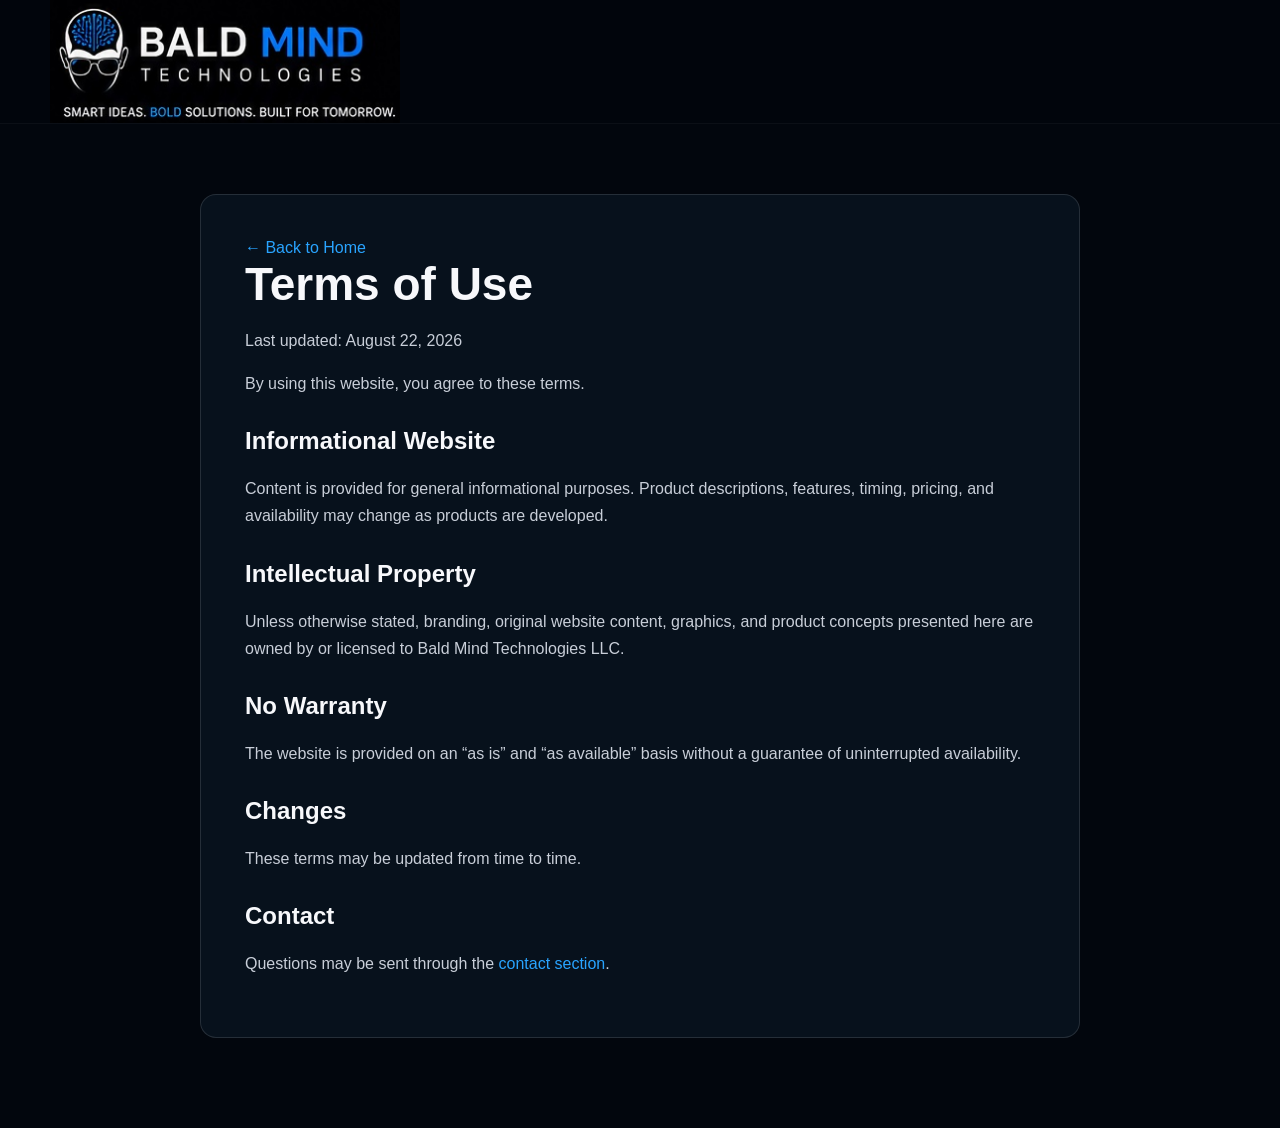
<file: terms.html>
<!doctype html>
<html lang="en">
<head>
  <meta charset="utf-8">
  <meta name="viewport" content="width=device-width,initial-scale=1">
  <meta name="theme-color" content="#02060d">
  <meta name="description" content="Read the terms governing use of the Bald Mind Technologies LLC website.">
  <meta name="robots" content="index,follow">
  <link rel="canonical" href="https://baldmindtechnologies.com/terms.html">
  <title>Terms of Use | Bald Mind Technologies</title>
  <link rel="stylesheet" href="styles.css">
</head>
<body>
<header class="site-header">
  <div class="shell header-inner">
    <a class="logo-link" href="index.html"><img src="Assets/bmt-logo.png" alt="Bald Mind Technologies"></a>
  </div>
</header>
<main class="legal-main">
  <div class="shell">
    <article class="legal-card">
      <a href="index.html">← Back to Home</a>
      <h1>Terms of Use</h1>
      <p>Last updated: August 22, 2026</p>
      <p>By using this website, you agree to these terms.</p>
      <h2>Informational Website</h2>
      <p>Content is provided for general informational purposes. Product descriptions, features, timing, pricing, and availability may change as products are developed.</p>
      <h2>Intellectual Property</h2>
      <p>Unless otherwise stated, branding, original website content, graphics, and product concepts presented here are owned by or licensed to Bald Mind Technologies LLC.</p>
      <h2>No Warranty</h2>
      <p>The website is provided on an “as is” and “as available” basis without a guarantee of uninterrupted availability.</p>
      <h2>Changes</h2>
      <p>These terms may be updated from time to time.</p>
      <h2>Contact</h2>
      <p>Questions may be sent through the <a href="index.html#contact">contact section</a>.</p>
    </article>
  </div>
</main>
</body>
</html>
</file>
<file: styles.css>
:root{
  --bg:#02060d;
  --panel:#07111d;
  --panel2:#091724;
  --text:#f7f8fb;
  --muted:#c7cbd3;
  --blue:#0d8cff;
  --blue2:#38b6ff;
  --green:#7ccf19;
  --green2:#98ee1f;
  --line:rgba(255,255,255,.18);
}

*{box-sizing:border-box}
html{scroll-behavior:smooth;scroll-padding-top:clamp(86px,10vw,124px)}
body{
  margin:0;
  color:var(--text);
  background:#02060d;
  font-family:Arial,Helvetica,sans-serif;
}
img{display:block;max-width:100%}
a{color:inherit;text-decoration:none}
button{font:inherit}
.shell{width:min(1180px,calc(100% - 2 * clamp(16px,3.5vw,36px)));margin-inline:auto}

/* Header */
.site-header{
  position:sticky;
  top:0;
  z-index:100;
  background:rgba(2,6,13,.96);
  border-bottom:1px solid rgba(255,255,255,.04);
}
.header-inner{
  min-height:clamp(76px,9vw,112px);
  display:flex;
  align-items:center;
  justify-content:space-between;
  gap:26px;
}
.logo-link img{
  width:clamp(185px,29vw,350px);
  height:auto;
  object-fit:contain;
}
.main-nav{
  display:flex;
  align-items:center;
  gap:clamp(12px,2vw,28px);
  font-size:13px;
  font-weight:700;
}
.main-nav a{
  position:relative;
  padding:14px 0;
}
.main-nav a.active{
  color:#36a8ff;
}
.main-nav a.active::after{
  content:"";
  position:absolute;
  left:0;
  right:0;
  bottom:1px;
  height:2px;
  background:#0e8fff;
}
.nav-button{
  border:1px solid #208ff5;
  border-radius:5px;
  padding:14px 24px !important;
}
.nav-button::after{display:none !important}

.menu-toggle,
.menu-button{
  display:none;
  flex:none;
  width:46px;height:46px;
  border:1px solid rgba(255,255,255,.16);
  border-radius:12px;
  background:rgba(255,255,255,.03);
  align-items:center;
  justify-content:center;
  flex-direction:column;
  gap:6px;
}
.menu-toggle span,
.menu-button span{width:24px;height:2px;background:white;border-radius:20px}

/* Hero */
.hero{
  overflow:hidden;
  background:
    radial-gradient(circle at 80% 50%,rgba(0,104,255,.13),transparent 42%),
    #02060d;
}
.hero-inner{
  display:grid;
  grid-template-columns:minmax(0,1.12fr) minmax(0,1fr);
  align-items:center;
  padding-block:clamp(40px,7vw,98px);
}
.hero-copy{
  position:relative;
  z-index:1;
}
.hero h1{
  margin:0;
  font-size:clamp(2rem,4.25vw,3.75rem);
  line-height:1.06;
  letter-spacing:-.04em;
  font-weight:900;
}
.hero-line{display:block}
.hero h1 em{color:#0585ff;font-style:normal}
.blue-rule{
  width:45px;
  height:3px;
  margin:21px 0;
  background:#0a91ff;
}
.hero-copy p{
  margin:0;
  max-width:510px;
  color:#e6e8ec;
  font-size:16px;
  line-height:1.55;
}
.outline-button{
  display:inline-flex;
  align-items:center;
  gap:14px;
  margin-top:27px;
  padding:10px 18px;
  border:1px solid #0c8dfc;
  border-radius:5px;
  font-size:13px;
  font-weight:800;
}
.circle-arrow{
  width:27px;height:27px;
  border:1px solid #0c8dfc;
  border-radius:50%;
  display:grid;
  place-items:center;
  color:#0c8dfc;
}
.hero-globe{
  margin-inline-start:-10%;
  margin-inline-end:-11%;
  pointer-events:none;
}
.hero-globe img{
  width:100%;
  height:auto;
  mix-blend-mode:screen;
  mask-image:linear-gradient(90deg,transparent,#000 24%);
}

/* App catalog */
.products{padding-block:clamp(24px,4vw,54px)}
.products h2{
  margin:0 0 clamp(16px,2.6vw,30px);
  font-size:clamp(1.65rem,3.4vw,2.6rem);
  line-height:1.12;
  letter-spacing:-.035em;
}
.app-grid{
  display:grid;
  grid-template-columns:repeat(4,minmax(0,1fr));
  grid-auto-rows:1fr;
  gap:clamp(12px,1.6vw,20px);
}
.app-card{
  --accent:var(--blue2);
  display:flex;
  flex-direction:column;
  align-items:flex-start;
  padding:clamp(16px,1.9vw,24px);
  border:1px solid var(--line);
  border-radius:16px;
  background:radial-gradient(ellipse at top left,color-mix(in srgb,var(--accent) 13%,transparent),transparent 70%),var(--panel);
}
.app-card--bounce{--accent:#ffd33f}
.app-card--streak{--accent:#ff96c2}
.app-card--weather{--accent:#a0ef47}
.app-card--bic{--accent:#79e2a4}
.app-card--sound{--accent:#57d7ea}
.app-card--crypto{--accent:#b9a9ff}
.app-card--pit{--accent:#ffa476}
.app-mark{
  display:grid;
  place-items:center;
  width:56px;
  aspect-ratio:1;
  margin-bottom:18px;
  overflow:hidden;
  border-radius:13px;
  background:#0d1a29;
  color:var(--accent);
  font-size:1rem;
  font-weight:800;
  letter-spacing:.02em;
}
.app-mark img{display:block;width:100%;height:100%;object-fit:cover}
.app-card h3{
  margin:0 0 8px;
  font-size:clamp(1.125rem,1.7vw,1.35rem);
  line-height:1.2;
  letter-spacing:-.02em;
}
.app-card p{
  margin:0 0 20px;
  color:var(--muted);
  font-size:.9375rem;
  line-height:1.55;
}
.app-actions{
  display:grid;
  justify-items:start;
  gap:6px;
  margin-top:auto;
}
.app-store-link,
.app-status{
  display:inline-flex;
  align-items:center;
  min-height:44px;
  padding:8px 12px;
  border:1px solid var(--line);
  border-radius:7px;
  font-size:.875rem;
  font-weight:700;
  line-height:1.3;
}
.app-store-link{
  border-color:var(--accent);
  background:var(--accent);
  color:#02060d;
}
.app-store-link:hover{background:#fff;border-color:#fff}
.app-status{color:var(--muted)}
.app-detail{
  display:inline-flex;
  align-items:center;
  gap:6px;
  min-height:44px;
  color:var(--accent);
  font-size:.875rem;
  font-weight:700;
}
.app-detail:hover{text-decoration:underline}

/* Nationwide services with a Danville-area focus */
.local-services{padding-block:clamp(58px,7vw,96px);border-block:1px solid var(--line);background:radial-gradient(circle at 12% 18%,rgba(0,139,255,.13),transparent 34%),linear-gradient(180deg,rgba(8,18,31,.82),rgba(2,8,15,.92))}
.local-services-head{max-width:880px;margin-bottom:clamp(24px,4vw,42px)}
.local-services-head h2{margin:10px 0 16px;max-width:820px;font-size:clamp(1.8rem,4vw,3.35rem);line-height:1.08;letter-spacing:-.045em}
.local-services-head>p:last-child{margin:0;max-width:760px;color:var(--muted);font-size:clamp(1rem,1.6vw,1.125rem);line-height:1.7}
.service-grid{display:grid;grid-template-columns:repeat(3,minmax(0,1fr));gap:clamp(14px,1.8vw,22px)}
.service-card{min-height:245px;padding:clamp(20px,2.5vw,30px);border:1px solid var(--line);border-radius:16px;background:linear-gradient(145deg,rgba(18,37,60,.82),rgba(4,12,22,.92))}
.service-number{display:inline-block;margin-bottom:28px;color:var(--blue2);font-size:.78rem;font-weight:800;letter-spacing:.16em}
.service-card h3{margin:0 0 12px;font-size:clamp(1.15rem,2vw,1.45rem);line-height:1.2}
.service-card p{margin:0;color:var(--muted);font-size:.96rem;line-height:1.65}
.local-service-footer{display:flex;justify-content:space-between;align-items:center;gap:24px;margin-top:clamp(24px,4vw,38px)}
.local-service-footer p{margin:0;max-width:790px;color:#d7e2eb;line-height:1.6}
.local-service-footer strong{color:#fff}
/* Website portfolio */
.websites{padding-block:clamp(56px,7vw,92px);border-bottom:1px solid var(--line)}
.websites h2{margin:0 0 12px;font-size:clamp(1.8rem,4vw,3.25rem);letter-spacing:-.04em}
.websites-intro{margin:0 0 30px;color:var(--muted);line-height:1.6}
.website-grid{display:grid;grid-template-columns:repeat(3,minmax(0,1fr));gap:clamp(14px,1.8vw,22px)}
.website-card{display:flex;flex-direction:column;align-items:flex-start;min-height:260px;padding:clamp(20px,2.5vw,30px);border:1px solid var(--line);border-radius:16px;background:linear-gradient(145deg,#0d2033,#07111d)}
.website-category{color:var(--blue2);font-size:.73rem;font-weight:800;letter-spacing:.12em}
.website-card h3{margin:22px 0 10px;font-size:clamp(1.2rem,2vw,1.5rem)}
.website-card p{margin:0 0 20px;color:var(--muted);line-height:1.6}
.website-card a{margin-top:auto;color:var(--blue2);font-size:.92rem;font-weight:800}
.website-card a:hover{text-decoration:underline}

/* About */
.about{
  padding:18px 0 24px;
}
.about-grid{
  display:grid;
  grid-template-columns:minmax(0,.43fr) minmax(0,.57fr);
  gap:clamp(12px,3vw,36px);
  min-height:255px;
  align-items:center;
}
.about-art{
  position:relative;
  min-height:250px;
  display:grid;
  place-items:center;
}
.about-art img{
  position:relative;
  z-index:3;
  width:345px;
  mix-blend-mode:screen;
}
.about-light{
  position:absolute;
  width:min(100%,370px);height:180px;
  border-radius:50%;
  background:radial-gradient(circle,rgba(0,143,255,.22),transparent 68%);
}
.blue-kicker{
  margin:0 0 13px;
  color:#2c9ffc;
  font-size:13px;
}
.about-copy h2{
  margin:0;
  font-size:clamp(1.75rem,3.1vw,2.25rem);
  line-height:1.12;
}
.about-copy p:last-child{
  max-width:580px;
  margin:0;
  color:#eceef1;
  font-size:16px;
  line-height:1.55;
}

/* Contact */
.contact{padding:16px 0 28px}

.contact-panel{
  display:grid;
  grid-template-columns:minmax(0,.8fr) minmax(0,1.2fr);
  gap:clamp(20px,3.6vw,42px);
  align-items:start;
  padding:clamp(20px,3.2vw,38px);
  border:1px solid rgba(255,255,255,.18);
  border-radius:14px;
  background:
    radial-gradient(circle at 86% 20%,rgba(13,140,255,.10),transparent 30%),
    linear-gradient(115deg,#08111b,#050b12);
}

.contact-intro{
  padding:4px 0;
}

.contact-intro .mail-icon{
  margin-bottom:18px;
}

.contact-intro h2{
  margin:0 0 12px;
  font-size:30px;
  line-height:1.08;
}

.contact-intro > p:last-child{
  margin:0;
  color:#d9dde5;
  font-size:15px;
  line-height:1.58;
}

.contact-form{
  display:grid;
  gap:16px;
}

.form-row{
  display:grid;
  grid-template-columns:repeat(2,minmax(0,1fr));
  gap:16px;
}

.form-field{
  display:grid;
  gap:7px;
}

.form-field label{
  color:#a9c9e6;
  font-size:12px;
  font-weight:700;
  letter-spacing:.04em;
}

.form-field input,
.form-field textarea{
  width:100%;
  min-width:0;
  font:inherit;
  border:1px solid rgba(52,161,255,.34);
  border-radius:7px;
  background:#030a12;
  color:#fff;
  padding:13px 14px;
  outline:none;
  transition:border-color .2s ease,box-shadow .2s ease;
}

.form-field textarea{
  resize:vertical;
  min-height:132px;
}

.form-field input:focus,
.form-field textarea:focus{
  border-color:#1499ff;
  box-shadow:0 0 0 3px rgba(20,153,255,.10);
}

.contact-submit{
  justify-self:start;
  min-height:48px;
  padding:0 22px;
  display:inline-flex;
  align-items:center;
  justify-content:center;
  gap:10px;
  border:1px solid #138ff8;
  border-radius:6px;
  background:rgba(13,140,255,.08);
  color:#2da7ff;
  cursor:pointer;
  font-size:13px;
  font-weight:800;
  letter-spacing:.02em;
}

.contact-submit:hover{
  background:rgba(13,140,255,.15);
}

.honeypot{
  position:absolute !important;
  left:-9999px !important;
  width:1px !important;
  height:1px !important;
  opacity:0 !important;
  pointer-events:none !important;
}

/* Footer */
.site-footer{
  padding:20px 0 24px;
  border-top:1px solid rgba(255,255,255,.06);
  background:#02060d;
}
.footer-grid{
  display:grid;
  grid-template-columns:minmax(0,1.55fr) repeat(4,minmax(0,1fr));
  gap:clamp(18px,3vw,38px);
}
.footer-brand img{
  width:235px;
}
.footer-brand p{
  color:#adb3be;
  font-size:12px;
  line-height:1.5;
}
.footer-column{
  display:flex;
  flex-direction:column;
  gap:9px;
}
.footer-column h3{
  margin:0 0 4px;
  color:#2c9ffb;
  font-size:12px;
}
.footer-column a{
  color:#d9dce1;
  font-size:12px;
}
.footer-bottom{
  margin-top:20px;
  color:#9aa1ac;
  font-size:11px;
}

/* Legal pages */
.legal-main{padding:70px 0 90px}
.legal-card{
  max-width:880px;
  padding:44px;
  margin:auto;
  border:1px solid rgba(255,255,255,.12);
  border-radius:16px;
  background:#07111c;
}
.legal-card h1{font-size:46px;margin:0 0 12px}
.legal-card h2{margin-top:30px}
.legal-card p,.legal-card li{color:#c8ced8;line-height:1.7}
.legal-card a{color:#29a4ff}

.legal-header{min-height:92px}
.legal-nav{display:flex;align-items:center;gap:24px;color:#d9dde5;font-size:13px;font-weight:700}
.legal-nav a:hover{color:#38b6ff}
.page-kicker{margin:20px 0 10px!important;color:#38b6ff!important;font-size:12px!important;font-weight:800;letter-spacing:.12em}
.support-product{margin:28px 0;padding:24px;border:1px solid rgba(56,182,255,.25);border-radius:12px;background:rgba(13,140,255,.06)}
.compact-footer .footer-bottom{padding-bottom:6px;line-height:1.8}
.compact-footer a{color:#38b6ff}

/* Streak Runner */
.streak-page{background:#0b031b}
.streak-header{background:rgba(11,3,27,.95)}
.streak-hero{position:relative;overflow:hidden;padding:90px 0;background:radial-gradient(circle at 75% 50%,rgba(50,184,255,.20),transparent 27%),radial-gradient(circle at 70% 75%,rgba(255,176,36,.22),transparent 25%),linear-gradient(145deg,#16082d,#0b031b 64%)}
.streak-hero-grid{display:grid;grid-template-columns:1.05fr .95fr;gap:54px;align-items:center;min-height:540px}
.streak-kicker{margin:0 0 14px;color:#ffba35;font-size:13px;font-weight:900;letter-spacing:.16em}
.streak-hero h1{margin:0;font-size:clamp(64px,8vw,112px);line-height:.82;letter-spacing:-.07em}
.streak-hero h1 span{background:linear-gradient(90deg,#ffbd35,#ff4e95);-webkit-background-clip:text;background-clip:text;color:transparent}
.streak-tagline{margin:28px 0 15px;font-size:28px;font-weight:800}
.streak-lead{max-width:610px;margin:0;color:#d7d0e4;font-size:18px;line-height:1.65}
.streak-actions{display:flex;align-items:center;gap:22px;flex-wrap:wrap;margin-top:30px}
.streak-price{padding:14px 20px;border-radius:999px;background:linear-gradient(90deg,#ffba2f,#ff5794);color:#230b2e;font-size:13px;font-weight:900}
.streak-orbit{position:relative;min-height:480px;border-radius:42px;background:radial-gradient(circle at 50% 65%,rgba(255,187,50,.24),transparent 31%),rgba(5,2,20,.48);border:1px solid rgba(255,255,255,.09);box-shadow:0 40px 100px rgba(0,0,0,.35)}
.streak-ball{position:absolute;left:50%;bottom:70px;width:190px;height:190px;transform:translateX(-50%);border-radius:50%;background:linear-gradient(145deg,#ffc165,#ff668f);box-shadow:0 0 60px rgba(255,174,44,.62)}
.streak-orbit i{position:absolute;display:block;height:50px;border-radius:18px;box-shadow:0 0 28px currentColor}
.block-a{top:90px;left:45px;width:145px;background:#45ced9;color:#45ced9;transform:rotate(15deg)}
.block-b{top:55px;right:38px;width:125px;background:#805df0;color:#805df0;transform:rotate(-9deg)}
.block-c{top:210px;right:15px;width:105px;background:#ee4d87;color:#ee4d87;transform:rotate(9deg)}
.streak-features{padding:85px 0;background:#0b031b}
.streak-features> .shell > h2{margin:0 0 34px;font-size:clamp(34px,4vw,52px)}
.feature-grid{display:grid;grid-template-columns:repeat(4,1fr);gap:18px}
.feature-grid article{padding:28px;border:1px solid rgba(255,255,255,.10);border-radius:18px;background:#160c29}
.feature-grid strong{display:block;color:#ffba35;font-size:36px}
.feature-grid h3{margin:13px 0 8px;font-size:19px}
.feature-grid p{margin:0;color:#bfb7ce;line-height:1.55}
.streak-promise{margin-top:28px;padding:38px;border:1px solid rgba(255,89,151,.27);border-radius:20px;background:linear-gradient(115deg,rgba(255,185,47,.08),rgba(255,78,149,.08))}
.streak-promise h2{margin:0 0 10px;font-size:30px}
.streak-promise p{margin:0;color:#d6cede;font-size:17px;line-height:1.6}

/* One More Try: Bounce */
.omt-page{background:#050b11}
.omt-header{background:rgba(5,11,17,.96)}
.omt-hero{overflow:hidden;padding:82px 0;background:radial-gradient(circle at 78% 42%,rgba(255,199,47,.19),transparent 29%),radial-gradient(circle at 69% 72%,rgba(38,188,255,.14),transparent 27%),linear-gradient(145deg,#06131c,#05080e 67%)}
.omt-hero-grid{display:grid;grid-template-columns:1.15fr .85fr;gap:64px;align-items:center;min-height:520px}
.omt-kicker{margin:0 0 16px;color:#ffd33f;font-size:13px;font-weight:900;letter-spacing:.15em}
.omt-copy h1{margin:0;font-size:clamp(56px,6.4vw,92px);line-height:.91;letter-spacing:-.065em}
.omt-copy h1 span{background:linear-gradient(90deg,#ffd33f,#ff743d);-webkit-background-clip:text;background-clip:text;color:transparent}
.omt-tagline{margin:27px 0 13px;font-size:28px;font-weight:800}
.omt-lead{max-width:650px;margin:0;color:#ced8e0;font-size:18px;line-height:1.65}
.omt-actions{display:flex;align-items:center;gap:22px;flex-wrap:wrap;margin-top:30px}
.omt-status{padding:14px 20px;border-radius:999px;background:linear-gradient(90deg,#ffd33f,#ff873e);color:#211306;font-size:13px;font-weight:900}
.omt-icon-wrap{position:relative;display:grid;place-items:center;min-height:460px}
.omt-icon-wrap img{position:relative;z-index:2;width:min(390px,88%);border-radius:23%;box-shadow:0 34px 90px rgba(0,0,0,.5)}
.omt-icon-glow{position:absolute;width:430px;height:430px;border-radius:50%;background:radial-gradient(circle,rgba(255,202,53,.27),transparent 68%)}
.omt-worlds{padding:86px 0;background:#071018}
.omt-worlds h2{margin:0 0 38px;font-size:clamp(35px,4vw,54px)}
.omt-world-grid{display:grid;grid-template-columns:.8fr 1fr .8fr;gap:28px;align-items:center}
.omt-world-grid figure{margin:0;overflow:hidden;border:1px solid rgba(255,255,255,.12);border-radius:24px;background:#02060d}
.omt-world-grid figure img{width:100%;aspect-ratio:9/16;object-fit:cover}
.omt-world-grid figcaption{padding:14px 18px;color:#ffd33f;font-weight:800;text-align:center;text-transform:uppercase;letter-spacing:.1em}
.omt-world-copy{display:grid;gap:13px}
.omt-milestone{display:grid;grid-template-columns:72px 1fr;align-items:center;gap:18px;padding:20px;border:1px solid rgba(255,211,63,.16);border-radius:16px;background:#0c1822}
.omt-milestone strong{color:#ffd33f;font-size:35px;text-align:center}
.omt-milestone span{font-size:16px;font-weight:700}
.omt-features{padding:82px 0;background:#050b11}
.omt-features .feature-grid article{background:#0c1720}
.omt-features .feature-grid strong{color:#ffd33f}
.omt-ad-note{margin-top:28px;padding:38px;border:1px solid rgba(255,211,63,.24);border-radius:20px;background:linear-gradient(115deg,rgba(255,211,63,.08),rgba(30,165,255,.06))}
.omt-ad-note h2{margin:0 0 10px;font-size:30px}
.omt-ad-note p{margin:0;color:#cfdae2;font-size:17px;line-height:1.6}

/* Tablet */
@media (max-width:1020px){
  .app-grid{grid-template-columns:repeat(2,minmax(0,1fr))}
  .service-grid,.website-grid{grid-template-columns:repeat(2,minmax(0,1fr))}
  .local-service-footer{align-items:flex-start;flex-direction:column}
  .footer-grid{grid-template-columns:repeat(4,minmax(0,1fr))}
  .footer-brand{grid-column:1/-1}
}

@media (max-width:760px){
  .menu-toggle,
  .menu-button{display:flex}
  .main-nav{
    display:none;
    position:absolute;
    top:100%;
    inset-inline:clamp(16px,3.5vw,36px);
    flex-direction:column;
    align-items:stretch;
    gap:0;
    padding:10px;
    border:1px solid rgba(255,255,255,.10);
    border-radius:14px;
    background:#030912;
  }
  .main-nav.open{display:flex}
  .main-nav a{padding:13px}
  .nav-button{text-align:center}

  .hero-inner{
    grid-template-columns:minmax(0,1fr);
    gap:12px;
    padding-bottom:0;
  }
  .hero h1{font-size:clamp(1.9rem,6.9vw,3.25rem)}
  .hero-globe{
    width:min(100%,540px);
    margin:0 auto;
  }
  .hero-globe img{mask-image:linear-gradient(180deg,transparent,#000 18%)}

  .about-grid{grid-template-columns:minmax(0,1fr);gap:16px}
  .about-art{min-height:0}
  .about-art img{width:clamp(160px,44vw,250px)}
  .about-copy{padding-bottom:16px}
  .contact-panel{grid-template-columns:minmax(0,1fr)}
  .footer-grid{grid-template-columns:repeat(2,minmax(0,1fr))}
}

@media (max-width:560px){
  .app-grid{grid-template-columns:minmax(0,1fr)}
  .service-grid,.website-grid{grid-template-columns:minmax(0,1fr)}
  .website-card{min-height:0}
  .service-card{min-height:0}
  .form-row{grid-template-columns:minmax(0,1fr)}
  .contact-submit{width:100%}
}

/* Detail pages */
@media (max-width:720px){
  .legal-header{min-height:88px;align-items:center}
  .legal-header .logo-link img{width:185px}
  .legal-nav{gap:12px;font-size:11px}
  .legal-card{padding:28px 22px}
  .legal-card h1{font-size:38px}
  .streak-hero{padding:54px 0}
  .streak-hero-grid{grid-template-columns:1fr;gap:34px;min-height:0}
  .streak-hero h1{font-size:72px}
  .streak-tagline{font-size:23px}
  .streak-orbit{min-height:410px}
  .streak-ball{width:160px;height:160px;bottom:58px}
  .feature-grid{grid-template-columns:1fr 1fr}
  .omt-hero{padding:54px 0}
  .omt-hero-grid{grid-template-columns:1fr;gap:24px;min-height:0}
  .omt-copy h1{font-size:62px}
  .omt-icon-wrap{min-height:330px}
  .omt-icon-wrap img{width:300px}
  .omt-icon-glow{width:350px;height:350px}
  .omt-world-grid{grid-template-columns:1fr 1fr}
  .omt-world-copy{grid-column:1/-1;grid-row:2;grid-template-columns:1fr 1fr}
}

@media (max-width:430px){
  .legal-header{display:block;padding:16px 0}
  .legal-nav{margin-top:14px;justify-content:space-between}
  .streak-hero h1{font-size:60px}
  .streak-orbit{min-height:360px}
  .streak-ball{width:140px;height:140px}
  .feature-grid{grid-template-columns:1fr}
  .omt-copy h1{font-size:49px}
  .omt-tagline{font-size:23px}
  .omt-icon-wrap{min-height:285px}
  .omt-icon-wrap img{width:245px}
  .omt-icon-glow{width:290px;height:290px}
  .omt-world-grid{grid-template-columns:1fr}
  .omt-world-copy{grid-column:auto;grid-row:auto;grid-template-columns:1fr}
  .omt-world-grid figure{max-width:310px;margin:auto}
}

/* Contact form submission feedback */
.contact-submit:disabled{
  cursor:wait;
  opacity:.72;
}

.contact-submit.is-sending{
  background:rgba(13,140,255,.14);
}

.form-status{
  min-height:22px;
  margin:0;
  font-size:14px;
  line-height:1.5;
  font-weight:700;
}

.form-status:empty{
  min-height:0;
}

.form-status.success{
  color:#7ee69a;
}

.form-status.error{
  color:#ff9292;
}
</file>
